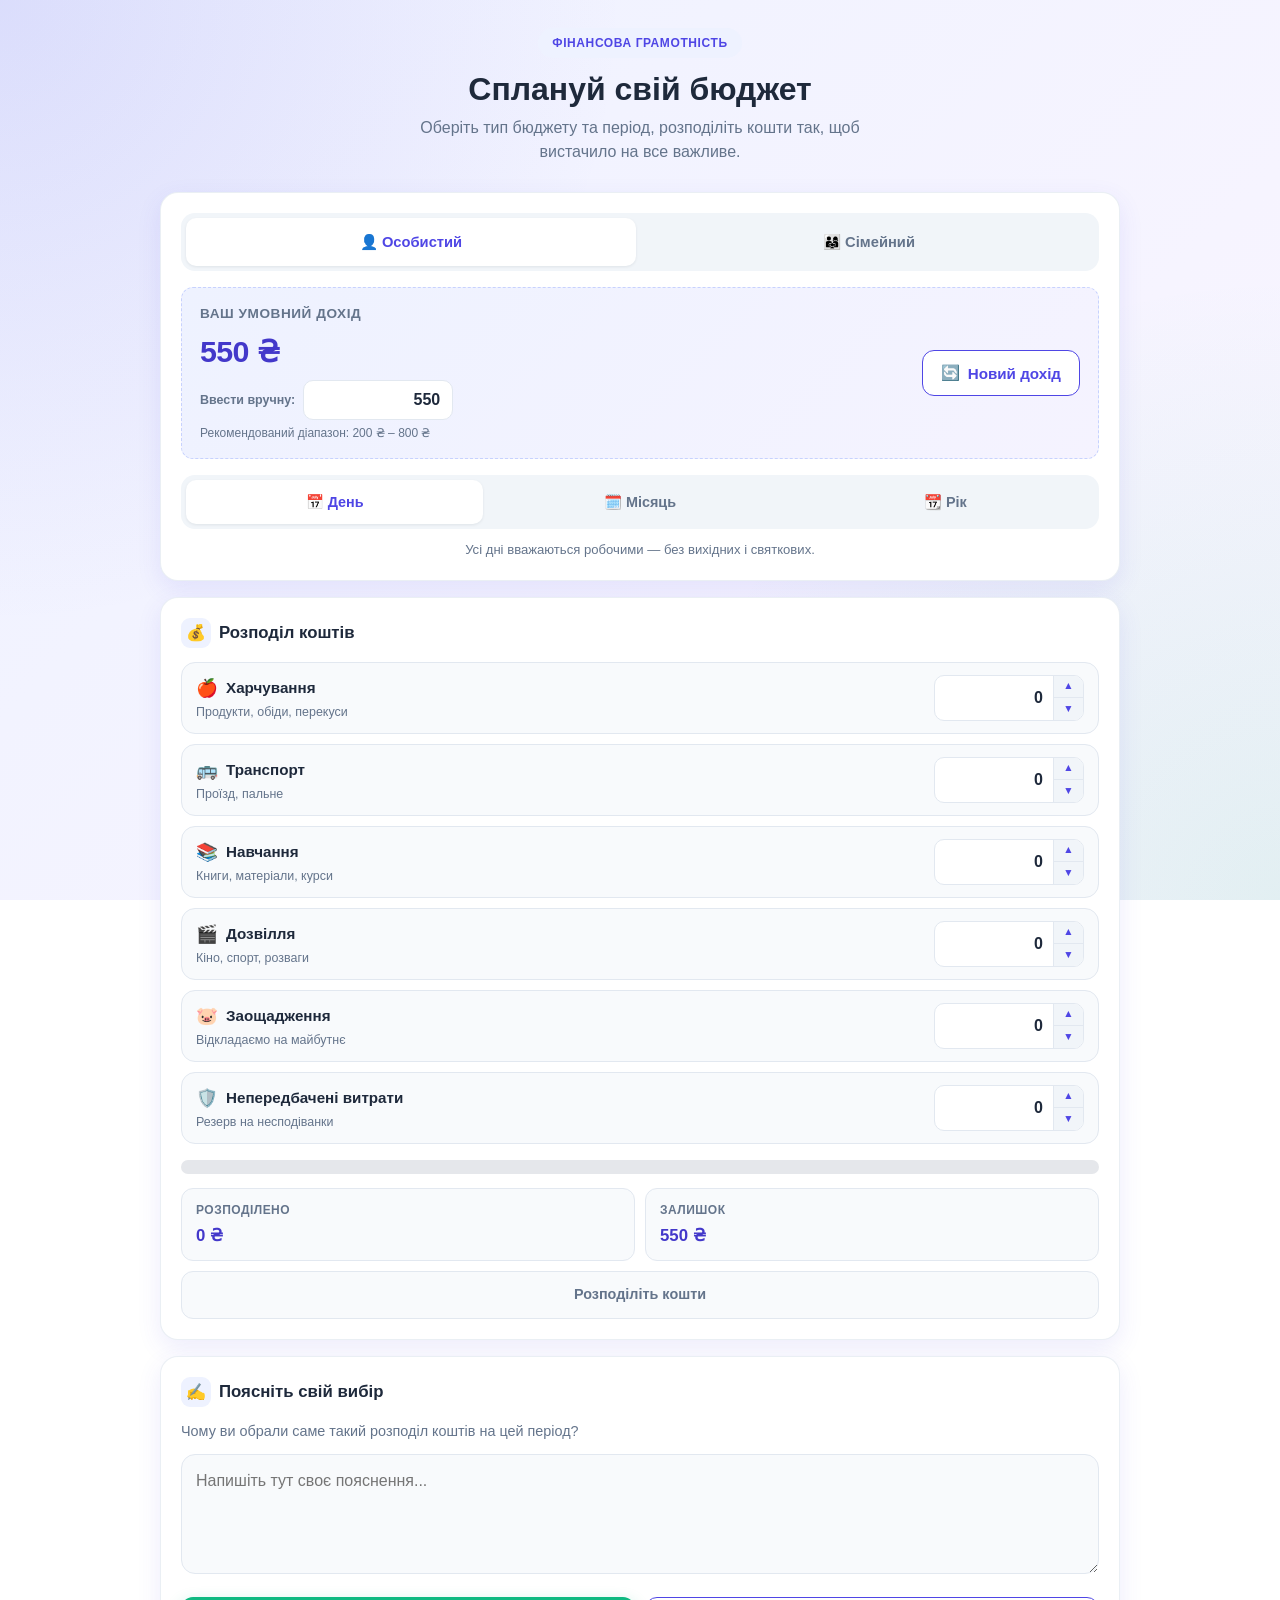
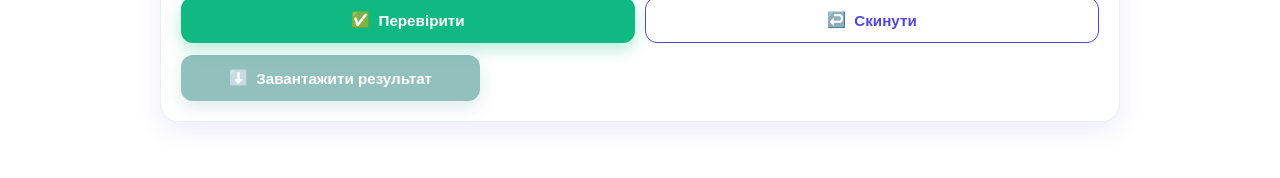
<file: budget.html>
<!DOCTYPE html>
<html lang="uk">
<head>
<meta charset="UTF-8">
<meta name="viewport" content="width=device-width, initial-scale=1.0, viewport-fit=cover">
<meta name="theme-color" content="#4f46e5">
<title>Фінансова гра «Сплануй свій бюджет»</title>
<style>
  :root{
    --primary:#4f46e5;
    --primary-dark:#4338ca;
    --primary-light:#eef2ff;
    --accent:#10b981;
    --accent-dark:#059669;
    --danger:#ef4444;
    --warning:#f59e0b;
    --text:#1e293b;
    --text-light:#64748b;
    --border:#e2e8f0;
    --bg-grad-1:#eef2ff;
    --bg-grad-2:#faf5ff;
    --card:#ffffff;
    --shadow-sm:0 1px 3px rgba(15,23,42,.08);
    --shadow-md:0 8px 24px rgba(79,70,229,.10);
    --radius:18px;
    --radius-sm:12px;
  }
  *{box-sizing:border-box;-webkit-tap-highlight-color:transparent;}
  html,body{margin:0;padding:0;}
  body{
    font-family:-apple-system,BlinkMacSystemFont,"Segoe UI",Roboto,"Helvetica Neue",Arial,sans-serif;
    background:
      radial-gradient(circle at 0% 0%, rgba(79,70,229,.12), transparent 40%),
      radial-gradient(circle at 100% 100%, rgba(16,185,129,.10), transparent 40%),
      linear-gradient(135deg, var(--bg-grad-1), var(--bg-grad-2));
    background-attachment:fixed;
    color:var(--text);
    min-height:100vh;
    min-height:100dvh;
    padding:20px 16px 40px;
    line-height:1.5;
  }
  .container{max-width:960px;margin:0 auto;}

  .header{text-align:center;margin-bottom:20px;padding:8px 0;}
  .header .badge{
    display:inline-block;
    background:var(--primary-light);
    color:var(--primary);
    font-size:.75rem;
    font-weight:700;
    letter-spacing:.05em;
    text-transform:uppercase;
    padding:6px 14px;
    border-radius:999px;
    margin-bottom:12px;
  }
  h1{
    font-size:clamp(1.4rem, 4.5vw, 2rem);
    margin:0 0 8px;
    font-weight:800;
    line-height:1.2;
  }
  .subtitle{
    color:var(--text-light);
    font-size:clamp(.9rem, 2.8vw, 1rem);
    margin:0;
    max-width:520px;
    margin-inline:auto;
  }

  .card{
    background:var(--card);
    border-radius:var(--radius);
    padding:20px;
    box-shadow:var(--shadow-md);
    margin-bottom:16px;
    border:1px solid rgba(226,232,240,.7);
  }
  .card-title{
    margin:0 0 14px;
    font-size:1.05rem;
    font-weight:700;
    display:flex;
    align-items:center;
    gap:8px;
  }
  .card-title .icon{
    display:inline-flex;
    align-items:center;
    justify-content:center;
    width:30px;height:30px;
    border-radius:9px;
    background:var(--primary-light);
    font-size:1rem;
  }

  .budget-picker{
    display:grid;
    grid-template-columns:1fr 1fr;
    gap:8px;
    background:#f1f5f9;
    padding:5px;
    border-radius:14px;
    margin-bottom:16px;
  }
  .budget-btn{
    border:none;
    background:transparent;
    border-radius:10px;
    padding:14px 10px;
    font-size:.92rem;
    font-weight:700;
    cursor:pointer;
    transition:.2s;
    color:var(--text-light);
    font-family:inherit;
    min-height:48px;
    display:flex;
    align-items:center;
    justify-content:center;
    gap:6px;
  }
  .budget-btn:hover{color:var(--primary);}
  .budget-btn.active{
    background:#fff;
    color:var(--primary);
    box-shadow:var(--shadow-sm);
  }

  .income-box{
    display:flex;
    flex-wrap:wrap;
    align-items:center;
    justify-content:space-between;
    gap:14px;
    background:linear-gradient(135deg, #eef2ff, #f5f3ff);
    border:1.5px dashed #c7d2fe;
    border-radius:var(--radius-sm);
    padding:16px 18px;
  }
  .income-box .label{
    font-weight:600;
    font-size:.85rem;
    color:var(--text-light);
    text-transform:uppercase;
    letter-spacing:.04em;
    margin-bottom:4px;
  }
  .income-value{
    font-size:clamp(1.4rem, 5vw, 1.9rem);
    font-weight:800;
    color:var(--primary-dark);
    letter-spacing:-.02em;
  }
  .income-manual{
    display:flex;
    align-items:center;
    gap:8px;
    flex-wrap:wrap;
    margin-top:6px;
  }
  .income-manual label{
    font-size:.78rem;
    color:var(--text-light);
    font-weight:600;
  }
  .income-input{
    width:150px;
    border:1.5px solid var(--border);
    border-radius:10px;
    padding:10px 12px;
    font-size:1rem;
    font-weight:700;
    font-family:inherit;
    text-align:right;
    color:var(--text);
    background:#fff;
    outline:none;
    transition:.2s;
  }
  .income-input:focus{
    border-color:var(--primary);
    box-shadow:0 0 0 4px rgba(79,70,229,.12);
  }
  .income-input::-webkit-outer-spin-button,
  .income-input::-webkit-inner-spin-button{-webkit-appearance:none;margin:0;}
  .income-input[type=number]{-moz-appearance:textfield;appearance:textfield;}
  .income-range-hint{
    font-size:.75rem;
    color:var(--text-light);
    margin-top:4px;
    min-height:1em;
  }

  .btn{
    border:none;
    border-radius:12px;
    padding:12px 18px;
    font-size:.95rem;
    font-weight:700;
    cursor:pointer;
    transition:transform .15s ease, box-shadow .2s ease, background .2s ease;
    display:inline-flex;
    align-items:center;
    justify-content:center;
    gap:8px;
    white-space:nowrap;
    font-family:inherit;
    min-height:46px;
  }
  .btn:active{transform:scale(.97);}
  .btn:disabled{opacity:.45;cursor:not-allowed;transform:none;}
  .btn-primary{background:var(--primary);color:#fff;box-shadow:0 6px 16px rgba(79,70,229,.3);}
  .btn-primary:hover:not(:disabled){background:var(--primary-dark);}
  .btn-success{background:var(--accent);color:#fff;box-shadow:0 6px 16px rgba(16,185,129,.3);}
  .btn-success:hover:not(:disabled){background:var(--accent-dark);}
  .btn-outline{background:#fff;color:var(--primary);border:1.5px solid var(--primary);}
  .btn-outline:hover:not(:disabled){background:var(--primary-light);}
  .btn-download{
    background:#0f766e;color:#fff;
    box-shadow:0 6px 16px rgba(15,118,110,.3);
  }
  .btn-download:hover:not(:disabled){background:#115e59;}

  .period-picker{
    display:grid;
    grid-template-columns:repeat(3, 1fr);
    gap:8px;
    margin-top:16px;
    background:#f1f5f9;
    padding:5px;
    border-radius:14px;
  }
  .period-btn{
    border:none;
    background:transparent;
    border-radius:10px;
    padding:12px 8px;
    font-size:.9rem;
    font-weight:700;
    cursor:pointer;
    transition:.2s;
    color:var(--text-light);
    font-family:inherit;
    min-height:44px;
  }
  .period-btn:hover{color:var(--primary);}
  .period-btn.active{background:#fff;color:var(--primary);box-shadow:var(--shadow-sm);}
  .period-hint{
    color:var(--text-light);
    font-size:.82rem;
    margin:12px 0 0;
    text-align:center;
    line-height:1.4;
  }

  .categories{display:flex;flex-direction:column;gap:10px;margin-bottom:16px;}
  .cat-row{
    display:grid;
    grid-template-columns:1fr 150px;
    gap:12px;
    align-items:center;
    padding:12px 14px;
    border-radius:14px;
    background:#f8fafc;
    border:1px solid var(--border);
    transition:.2s;
  }
  .cat-row:focus-within{
    background:#fff;
    border-color:var(--primary);
    box-shadow:0 0 0 4px rgba(79,70,229,.10);
  }
  .cat-info{min-width:0;}
  .cat-name{
    font-weight:700;
    font-size:.95rem;
    display:flex;
    align-items:center;
    gap:8px;
    margin-bottom:2px;
  }
  .cat-emoji{font-size:1.1rem;flex-shrink:0;}
  .cat-hint{font-size:.78rem;color:var(--text-light);line-height:1.3;}

  .input-stepper{
    display:flex;
    align-items:stretch;
    border:1.5px solid var(--border);
    border-radius:10px;
    background:#fff;
    overflow:hidden;
    transition:.2s;
    min-height:46px;
  }
  .input-stepper:focus-within{
    border-color:var(--primary);
    box-shadow:0 0 0 4px rgba(79,70,229,.12);
  }
  .cat-input{
    flex:1 1 auto;
    min-width:0;
    border:none;
    outline:none;
    padding:12px 10px;
    font-size:1rem;
    font-weight:600;
    font-family:inherit;
    text-align:right;
    background:transparent;
    color:var(--text);
  }
  .cat-input::-webkit-outer-spin-button,
  .cat-input::-webkit-inner-spin-button{-webkit-appearance:none;margin:0;}
  .cat-input[type=number]{-moz-appearance:textfield;appearance:textfield;}
  .stepper-buttons{
    display:flex;
    flex-direction:column;
    flex:0 0 30px;
    border-left:1px solid var(--border);
  }
  .stepper-btn{
    flex:1;
    border:none;
    background:#f1f5f9;
    color:var(--primary);
    cursor:pointer;
    font-size:.65rem;
    line-height:1;
    padding:0;
    display:flex;
    align-items:center;
    justify-content:center;
    transition:background .15s ease;
    font-family:inherit;
    user-select:none;
  }
  .stepper-btn:hover{background:var(--primary-light);}
  .stepper-btn:active{background:#c7d2fe;}
  .stepper-btn + .stepper-btn{border-top:1px solid var(--border);}

  .progress-wrap{margin:16px 0 12px;}
  .progress-bar{
    height:14px;
    background:#e5e7eb;
    border-radius:999px;
    overflow:hidden;
  }
  .progress-fill{
    height:100%;
    width:0%;
    background:linear-gradient(90deg, var(--primary), #8b5cf6);
    border-radius:999px;
    transition:width .3s ease, background .3s ease;
  }
  .progress-fill.over{background:linear-gradient(90deg, var(--danger), var(--warning));}
  .progress-fill.full{background:linear-gradient(90deg, var(--accent), var(--primary));}

  .summary{
    display:grid;
    grid-template-columns:1fr 1fr;
    gap:10px;
    margin-top:14px;
  }
  .summary-item{
    background:#f8fafc;
    border-radius:12px;
    padding:12px 14px;
    border:1px solid var(--border);
  }
  .summary-item .lbl{
    font-size:.75rem;
    color:var(--text-light);
    text-transform:uppercase;
    letter-spacing:.04em;
    font-weight:600;
    margin-bottom:4px;
  }
  .summary-item .val{font-size:1.05rem;font-weight:800;color:var(--primary-dark);}
  .summary-item.status{
    grid-column:1/-1;
    text-align:center;
    font-weight:700;
    font-size:.9rem;
    transition:.2s;
  }
  .summary-item.status.ok{background:#ecfdf5;border-color:#a7f3d0;color:#047857;}
  .summary-item.status.warn{background:#fef2f2;border-color:#fecaca;color:#b91c1c;}
  .summary-item.status.neutral{background:#f8fafc;border-color:var(--border);color:var(--text-light);}

  .error{
    color:var(--danger);
    font-weight:600;
    margin-top:12px;
    padding:12px 14px;
    background:#fef2f2;
    border:1px solid #fecaca;
    border-radius:12px;
    font-size:.9rem;
    display:none;
    line-height:1.4;
  }
  .error.show{display:block;animation:shake .4s ease;}
  @keyframes shake{
    0%,100%{transform:translateX(0);}
    25%{transform:translateX(-4px);}
    75%{transform:translateX(4px);}
  }

  textarea{
    width:100%;
    min-height:120px;
    resize:vertical;
    padding:14px;
    border:1.5px solid var(--border);
    border-radius:14px;
    font-family:inherit;
    font-size:1rem;
    line-height:1.5;
    outline:none;
    transition:.2s;
    background:#f8fafc;
    color:var(--text);
  }
  textarea:focus{
    border-color:var(--primary);
    background:#fff;
    box-shadow:0 0 0 4px rgba(79,70,229,.12);
  }

  .actions{
    display:grid;
    grid-template-columns:1fr 1fr;
    gap:10px;
    margin-top:16px;
  }
  .actions-3{
    display:grid;
    grid-template-columns:1fr 1fr 1fr;
    gap:10px;
    margin-top:12px;
  }

  .result{
    display:none;
    margin-top:16px;
    padding:18px;
    border-radius:14px;
    background:linear-gradient(135deg,#ecfdf5,#f0fdf4);
    border:1.5px solid #a7f3d0;
    color:#065f46;
    line-height:1.55;
    animation:slideIn .35s ease;
  }
  @keyframes slideIn{
    from{opacity:0;transform:translateY(-8px);}
    to{opacity:1;transform:translateY(0);}
  }
  .result.show{display:block;}
  .result h3{margin:0 0 10px;font-size:1.1rem;color:#047857;}
  .result ul{margin:10px 0;padding-left:20px;}
  .result li{margin-bottom:4px;}
  .result .explanation-block{
    background:rgba(255,255,255,.7);
    border-radius:10px;
    padding:12px;
    margin-top:12px;
    font-size:.92rem;
  }

  @media (max-width:600px){
    body{padding:16px 12px 32px;}
    .card{padding:16px;border-radius:16px;}
    .cat-row{grid-template-columns:1fr;gap:8px;padding:14px;}
    .cat-input{text-align:left;font-size:1.05rem;}
    .income-box{padding:14px;}
    .btn{padding:13px 16px;font-size:.95rem;}
    .actions{grid-template-columns:1fr;}
    .actions-3{grid-template-columns:1fr;}
    .summary{grid-template-columns:1fr 1fr;}
    .period-btn{font-size:.82rem;padding:11px 4px;}
    .budget-btn{font-size:.85rem;padding:12px 6px;}
    .input-stepper{min-height:52px;}
    .stepper-buttons{flex:0 0 44px;}
    .stepper-btn{font-size:.85rem;}
    .income-manual{width:100%;}
    .income-input{width:100%;text-align:left;}
  }
  @media (max-width:380px){
    .summary{grid-template-columns:1fr;}
    .period-btn{font-size:.78rem;}
    .cat-name{font-size:.9rem;}
  }

  @media (max-width:600px){
    .summary-sticky{
      position:sticky;
      bottom:0;
      background:#fff;
      margin:16px -16px -16px;
      padding:12px 16px calc(12px + env(safe-area-inset-bottom,0));
      border-top:1px solid var(--border);
      border-radius:0 0 16px 16px;
      box-shadow:0 -4px 16px rgba(15,23,42,.06);
      z-index:5;
    }
  }
</style>
</head>
<body>
<div class="container">

  <header class="header">
    <span class="badge">Фінансова грамотність</span>
    <h1>Сплануй свій бюджет</h1>
    <p class="subtitle">Оберіть тип бюджету та період, розподіліть кошти так, щоб вистачило на все важливе.</p>
  </header>

  <section class="card">
    <div class="budget-picker" id="budgetPicker">
      <button class="budget-btn active" data-budget="personal" type="button">👤 Особистий</button>
      <button class="budget-btn" data-budget="family" type="button">👨‍👩‍👧 Сімейний</button>
    </div>

    <div class="income-box">
      <div>
        <div class="label">Ваш умовний дохід</div>
        <div class="income-value" id="incomeDisplay">0 ₴</div>
        <div class="income-manual">
          <label for="incomeInput">Ввести вручну:</label>
          <input type="number" inputmode="numeric" min="0" step="1" value="0"
                 class="income-input" id="incomeInput" aria-label="Сума доходу вручну">
        </div>
        <div class="income-range-hint" id="incomeRangeHint"></div>
      </div>
      <button class="btn btn-outline" id="newIncomeBtn" type="button">
        <span>🔄</span> Новий дохід
      </button>
    </div>

    <div class="period-picker" id="periodPicker" role="tablist">
      <button class="period-btn active" data-period="day" type="button">📅 День</button>
      <button class="period-btn" data-period="month" type="button">🗓️ Місяць</button>
      <button class="period-btn" data-period="year" type="button">📆 Рік</button>
    </div>
    <p class="period-hint" id="periodHint">Усі дні вважаються робочими — без вихідних і святкових.</p>
  </section>

  <section class="card">
    <h2 class="card-title"><span class="icon">💰</span> Розподіл коштів</h2>
    <div class="categories" id="budgetRows"></div>

    <div class="progress-wrap">
      <div class="progress-bar"><div class="progress-fill" id="progressFill"></div></div>
    </div>

    <div class="summary summary-sticky" id="summary">
      <div class="summary-item">
        <div class="lbl">Розподілено</div>
        <div class="val" id="allocatedDisplay">0 ₴</div>
      </div>
      <div class="summary-item">
        <div class="lbl">Залишок</div>
        <div class="val" id="remainingDisplay">0 ₴</div>
      </div>
      <div class="summary-item status neutral" id="statusDisplay">Розподіліть кошти</div>
    </div>

    <div class="error" id="errorBox"></div>
  </section>

  <section class="card">
    <h2 class="card-title"><span class="icon">✍️</span> Поясніть свій вибір</h2>
    <p style="color:var(--text-light);margin:0 0 12px;font-size:.9rem;">
      Чому ви обрали саме такий розподіл коштів на цей період?
    </p>
    <textarea id="explanation" placeholder="Напишіть тут своє пояснення..."></textarea>

    <div class="actions">
      <button class="btn btn-success" id="checkBtn" type="button"><span>✅</span> Перевірити</button>
      <button class="btn btn-outline" id="resetBtn" type="button"><span>↩️</span> Скинути</button>
    </div>

    <div class="actions-3">
      <button class="btn btn-download" id="downloadBtn" type="button" disabled>
        <span>⬇️</span> Завантажити результат
      </button>
    </div>

    <div class="result" id="resultBox"></div>
  </section>

</div>

<script>
  const PERSONAL_CATEGORIES = [
    { id:"food",        emoji:"🍎", name:"Харчування",            hint:"Продукти, обіди, перекуси" },
    { id:"transport",   emoji:"🚌", name:"Транспорт",             hint:"Проїзд, пальне" },
    { id:"education",   emoji:"📚", name:"Навчання",              hint:"Книги, матеріали, курси" },
    { id:"leisure",     emoji:"🎬", name:"Дозвілля",              hint:"Кіно, спорт, розваги" },
    { id:"savings",     emoji:"🐷", name:"Заощадження",           hint:"Відкладаємо на майбутнє" },
    { id:"unexpected",  emoji:"🛡️", name:"Непередбачені витрати", hint:"Резерв на несподіванки" }
  ];

  const FAMILY_CATEGORIES = [
    { id:"utilities",   emoji:"💡", name:"Комунальні послуги",    hint:"Світло, вода, газ, опалення, інтернет" },
    { id:"food",        emoji:"🛒", name:"Продукти для сім'ї",    hint:"Тижневий кошик, ринок, супермаркет" },
    { id:"transport",   emoji:"🚗", name:"Транспорт",             hint:"Пальне, проїзні, ремонт авто" },
    { id:"housing",     emoji:"🏠", name:"Житло та ремонт",       hint:"Оренда, дрібний ремонт, меблі" },
    { id:"education",   emoji:"🎓", name:"Освіта дітей",          hint:"Школа, гуртки, репетитори" },
    { id:"health",      emoji:"💊", name:"Здоров'я",              hint:"Ліки, лікарі, страховка" },
    { id:"clothing",    emoji:"👕", name:"Одяг та побут",         hint:"Одяг, взуття, побутова хімія" },
    { id:"leisure",     emoji:"🎉", name:"Дозвілля сім'ї",        hint:"Кіно, поїздки, свята" },
    { id:"savings",     emoji:"🐷", name:"Заощадження",           hint:"Відкладаємо на майбутнє" },
    { id:"unexpected",  emoji:"🛡️", name:"Непередбачені витрати", hint:"Резерв на несподіванки" }
  ];

  const BUDGET_RANGES = {
    personal: {
      day:   { min: 200,   max: 800,    step: 10,   label: "день" },
      month: { min: 6000,  max: 20000,  step: 100,  label: "місяць" },
      year:  { min: 72000, max: 240000, step: 1000, label: "рік" }
    },
    family: {
      day:   { min: 800,    max: 3000,    step: 50,    label: "день" },
      month: { min: 25000,  max: 70000,   step: 500,   label: "місяць" },
      year:  { min: 300000, max: 840000,  step: 5000,  label: "рік" }
    }
  };

  const STEP_BY_BUDGET = { personal: 10, family: 50 };

  const incomeDisplay    = document.getElementById("incomeDisplay");
  const incomeInput      = document.getElementById("incomeInput");
  const incomeRangeHint  = document.getElementById("incomeRangeHint");
  const rowsContainer    = document.getElementById("budgetRows");
  const progressFill     = document.getElementById("progressFill");
  const allocatedDisplay = document.getElementById("allocatedDisplay");
  const remainingDisplay = document.getElementById("remainingDisplay");
  const statusDisplay    = document.getElementById("statusDisplay");
  const errorBox         = document.getElementById("errorBox");
  const resultBox        = document.getElementById("resultBox");
  const explanation      = document.getElementById("explanation");
  const periodPicker     = document.getElementById("periodPicker");
  const budgetPicker     = document.getElementById("budgetPicker");
  const periodHint       = document.getElementById("periodHint");
  const downloadBtn      = document.getElementById("downloadBtn");

  let income = 0;
  let currentPeriod = "day";
  let currentBudget = "personal";
  let lastResult = null;

  const money = v => v.toLocaleString("uk-UA") + " ₴";

  function getCategories(){
    return currentBudget === "family" ? FAMILY_CATEGORIES : PERSONAL_CATEGORIES;
  }

  function randomInRange(min, max, step){
    const steps = Math.floor((max - min) / step) + 1;
    return min + Math.floor(Math.random() * steps) * step;
  }

  function updateIncomeRangeHint(){
    const r = BUDGET_RANGES[currentBudget][currentPeriod];
    incomeRangeHint.textContent = `Рекомендований діапазон: ${money(r.min)} – ${money(r.max)}`;
  }

  function setIncome(value, { syncInput = true } = {}){
    const r = BUDGET_RANGES[currentBudget][currentPeriod];
    const parsed = Number.isFinite(value) ? Math.round(value) : 0;
    income = Math.max(0, parsed);
    incomeDisplay.textContent = money(income);
    if (syncInput) incomeInput.value = income;
    const allocated = getAmounts().reduce((s, a) => s + a.amount, 0);
    if (income > 0 && allocated > income){
      incomeRangeHint.textContent = "Увага: розподілено більше, ніж дохід. Зменшіть суми або збільшіть дохід.";
      incomeRangeHint.style.color = "var(--danger)";
    } else {
      incomeRangeHint.style.color = "";
      updateIncomeRangeHint();
    }
    updateSummary();
  }

  function buildRows(){
    const cats = getCategories();
    const step = STEP_BY_BUDGET[currentBudget];
    rowsContainer.innerHTML = "";

    cats.forEach(cat => {
      const row = document.createElement("div");
      row.className = "cat-row";
      row.innerHTML = `
        <div class="cat-info">
          <div class="cat-name">
            <span class="cat-emoji">${cat.emoji}</span> ${cat.name}
          </div>
          <div class="cat-hint">${cat.hint}</div>
        </div>
        <div class="input-stepper">
          <input type="number" inputmode="numeric" min="0" step="${step}" value="0"
                 class="cat-input"
                 id="input-${cat.id}" data-cat="${cat.id}"
                 aria-label="Сума для категорії ${cat.name}"
                 placeholder="0">
          <div class="stepper-buttons" aria-hidden="true">
            <button type="button" class="stepper-btn step-up" data-target="input-${cat.id}" title="Додати ${step} ₴">▲</button>
            <button type="button" class="stepper-btn step-down" data-target="input-${cat.id}" title="Відняти ${step} ₴">▼</button>
          </div>
        </div>
      `;
      rowsContainer.appendChild(row);
    });

    rowsContainer.querySelectorAll(".cat-input").forEach(inp => {
      inp.addEventListener("input", () => {
        if (inp.value === "" || parseFloat(inp.value) < 0) inp.value = 0;
        updateSummary();
      });
    });

    rowsContainer.querySelectorAll(".stepper-btn").forEach(btn => {
      btn.addEventListener("click", () => {
        const inp = document.getElementById(btn.dataset.target);
        if (!inp) return;
        const step = STEP_BY_BUDGET[currentBudget];
        const current = parseFloat(inp.value) || 0;
        const next = btn.classList.contains("step-up") ? current + step : current - step;
        inp.value = Math.max(0, next);
        updateSummary();
        inp.focus();
      });
    });
  }

  function getAmounts(){
    return getCategories().map(cat => {
      const el = document.getElementById("input-" + cat.id);
      const val = el ? parseFloat(el.value) || 0 : 0;
      return { ...cat, amount: val };
    });
  }

  function updateSummary(){
    const amounts = getAmounts();
    const allocated = amounts.reduce((s, a) => s + a.amount, 0);
    const remaining = income - allocated;
    const percent = income > 0 ? Math.min((allocated / income) * 100, 100) : 0;

    allocatedDisplay.textContent = money(allocated);
    remainingDisplay.textContent = money(remaining);

    progressFill.style.width = percent + "%";
    progressFill.classList.remove("over","full");
    if (allocated > income) progressFill.classList.add("over");
    else if (allocated === income && income > 0) progressFill.classList.add("full");

    statusDisplay.classList.remove("ok","warn","neutral");
    if (allocated === 0){
      statusDisplay.textContent = "Розподіліть кошти";
      statusDisplay.classList.add("neutral");
    } else if (allocated > income){
      statusDisplay.textContent = "⚠ Перевищено дохід!";
      statusDisplay.classList.add("warn");
    } else if (remaining === 0){
      statusDisplay.textContent = "✓ Бюджет збалансовано";
      statusDisplay.classList.add("ok");
    } else {
      statusDisplay.textContent = "Залишок: " + money(remaining);
      statusDisplay.classList.add("ok");
    }

    resultBox.classList.remove("show");
    errorBox.classList.remove("show");
    downloadBtn.disabled = true;
    lastResult = null;
  }

  function newIncome(){
    const range = BUDGET_RANGES[currentBudget][currentPeriod];
    const value = randomInRange(range.min, range.max, range.step);
    setIncome(value);
  }

    function resetGame(){
    getCategories().forEach(cat => {
      const el = document.getElementById("input-" + cat.id);
      if (el) el.value = 0;
    });
    explanation.value = "";
    resultBox.classList.remove("show");
    errorBox.classList.remove("show");
    downloadBtn.disabled = true;
    lastResult = null;
    updateSummary();
  }

  function validate(){
    const amounts = getAmounts();
    const allocated = amounts.reduce((s, a) => s + a.amount, 0);

    if (income <= 0){
      return "Спочатку встановіть дохід — натисніть «Новий дохід» або введіть суму вручну.";
    }
    if (allocated === 0){
      return "Розподіліть кошти хоча б за однією категорією.";
    }
    if (allocated > income){
      return `Ви розподілили ${money(allocated)}, а це більше за дохід ${money(income)} на ${money(allocated - income)}. Зменшіть витрати.`;
    }
    if (explanation.value.trim().length < 15){
      return "Будь ласка, напишіть пояснення (мінімум 15 символів), чому ви обрали саме такий розподіл.";
    }
    return null;
  }

  function checkBudget(){
    const err = validate();
    if (err){
      errorBox.textContent = err;
      errorBox.classList.add("show");
      resultBox.classList.remove("show");
      downloadBtn.disabled = true;
      lastResult = null;
      return;
    }
    errorBox.classList.remove("show");

    const amounts = getAmounts();
    const allocated = amounts.reduce((s, a) => s + a.amount, 0);
    const remaining = income - allocated;
    const percent = Math.round((allocated / income) * 100);

    const periodLabels = { day: "день", month: "місяць", year: "рік" };
    const budgetLabels = { personal: "Особистий", family: "Сімейний" };

    const sorted = [...amounts].sort((a, b) => b.amount - a.amount);
    const top = sorted.filter(a => a.amount > 0).slice(0, 3);
    const savings = amounts.find(a => a.id === "savings");
    const unexpected = amounts.find(a => a.id === "unexpected");

    let advice = [];
    if (remaining === 0){
      advice.push("Бюджет збалансовано ідеально — усі кошти розподілено.");
    } else {
      advice.push(`У вас залишилось ${money(remaining)} — можете спрямувати їх у заощадження або резерв.`);
    }
    if (savings && savings.amount === 0){
      advice.push("Порада: спробуйте відкладати хоча б 10% доходу в заощадження.");
    }
    if (unexpected && unexpected.amount === 0){
      advice.push("Порада: резерв на непередбачені витрати допоможе уникнути боргів.");
    }
    if (percent === 100){
      advice.push("Ви використали весь дохід — це сміливо, але подумайте про фінансову подушку.");
    }

    const topList = top.length
      ? `<ul>${top.map(a => `<li>${a.emoji} <strong>${a.name}</strong> — ${money(a.amount)} (${Math.round((a.amount / income) * 100)}% доходу)</li>`).join("")}</ul>`
      : "";

    resultBox.innerHTML = `
      <h3>✅ Результат перевірки</h3>
      <p><strong>Тип бюджету:</strong> ${budgetLabels[currentBudget]} · <strong>Період:</strong> ${periodLabels[currentPeriod]}</p>
      <p><strong>Дохід:</strong> ${money(income)} · <strong>Розподілено:</strong> ${money(allocated)} · <strong>Залишок:</strong> ${money(remaining)}</p>
      ${topList}
      <div class="explanation-block">
        <strong>Ваше пояснення:</strong><br>
        ${explanation.value.trim().replace(/</g, "&lt;").replace(/>/g, "&gt;").replace(/\n/g, "<br>")}
      </div>
      <div class="explanation-block">
        <strong>Коментар:</strong>
        <ul>${advice.map(a => `<li>${a}</li>`).join("")}</ul>
      </div>
    `;
    resultBox.classList.add("show");

    lastResult = {
      budget: budgetLabels[currentBudget],
      period: periodLabels[currentPeriod],
      income,
      allocated,
      remaining,
      amounts,
      explanation: explanation.value.trim(),
      advice
    };
    downloadBtn.disabled = false;
  }

  function downloadResult(){
    if (!lastResult) return;
    const r = lastResult;
    const lines = [];
    lines.push("Фінансова гра «Сплануй свій бюджет»");
    lines.push("=".repeat(42));
    lines.push(`Тип бюджету: ${r.budget}`);
    lines.push(`Період: ${r.period}`);
    lines.push(`Дохід: ${money(r.income)}`);
    lines.push(`Розподілено: ${money(r.allocated)}`);
    lines.push(`Залишок: ${money(r.remaining)}`);
    lines.push("");
    lines.push("Розподіл за категоріями:");
    r.amounts.forEach(a => {
      if (a.amount > 0) lines.push(`  ${a.name}: ${money(a.amount)}`);
    });
    lines.push("");
    lines.push("Пояснення:");
    lines.push(r.explanation);
    lines.push("");
    lines.push("Коментар:");
    r.advice.forEach(a => lines.push(`  - ${a}`));
    lines.push("");
    lines.push(`Дата: ${new Date().toLocaleString("uk-UA")}`);

    const blob = new Blob([lines.join("\n")], { type: "text/plain;charset=utf-8" });
    const url = URL.createObjectURL(blob);
    const a = document.createElement("a");
    a.href = url;
    a.download = `budget-result-${Date.now()}.txt`;
    document.body.appendChild(a);
    a.click();
    document.body.removeChild(a);
    URL.revokeObjectURL(url);
  }

  // ---- Event listeners ----

  budgetPicker.addEventListener("click", e => {
    const btn = e.target.closest(".budget-btn");
    if (!btn) return;
    currentBudget = btn.dataset.budget;
    budgetPicker.querySelectorAll(".budget-btn").forEach(b => b.classList.toggle("active", b === btn));
    buildRows();
    setIncome(0, { syncInput: true });
    updateIncomeRangeHint();
  });

  periodPicker.addEventListener("click", e => {
    const btn = e.target.closest(".period-btn");
    if (!btn) return;
    currentPeriod = btn.dataset.period;
    periodPicker.querySelectorAll(".period-btn").forEach(b => b.classList.toggle("active", b === btn));
    setIncome(0, { syncInput: true });
    updateIncomeRangeHint();
  });

  incomeInput.addEventListener("input", () => {
    const val = parseFloat(incomeInput.value);
    setIncome(Number.isFinite(val) ? val : 0, { syncInput: false });
  });

  document.getElementById("newIncomeBtn").addEventListener("click", newIncome);
  document.getElementById("checkBtn").addEventListener("click", checkBudget);
  document.getElementById("resetBtn").addEventListener("click", resetGame);
  downloadBtn.addEventListener("click", downloadResult);

  // ---- Init ----

  buildRows();
  updateIncomeRangeHint();
  updateSummary();
  newIncome();
</script>
</body>
</html>
</file>
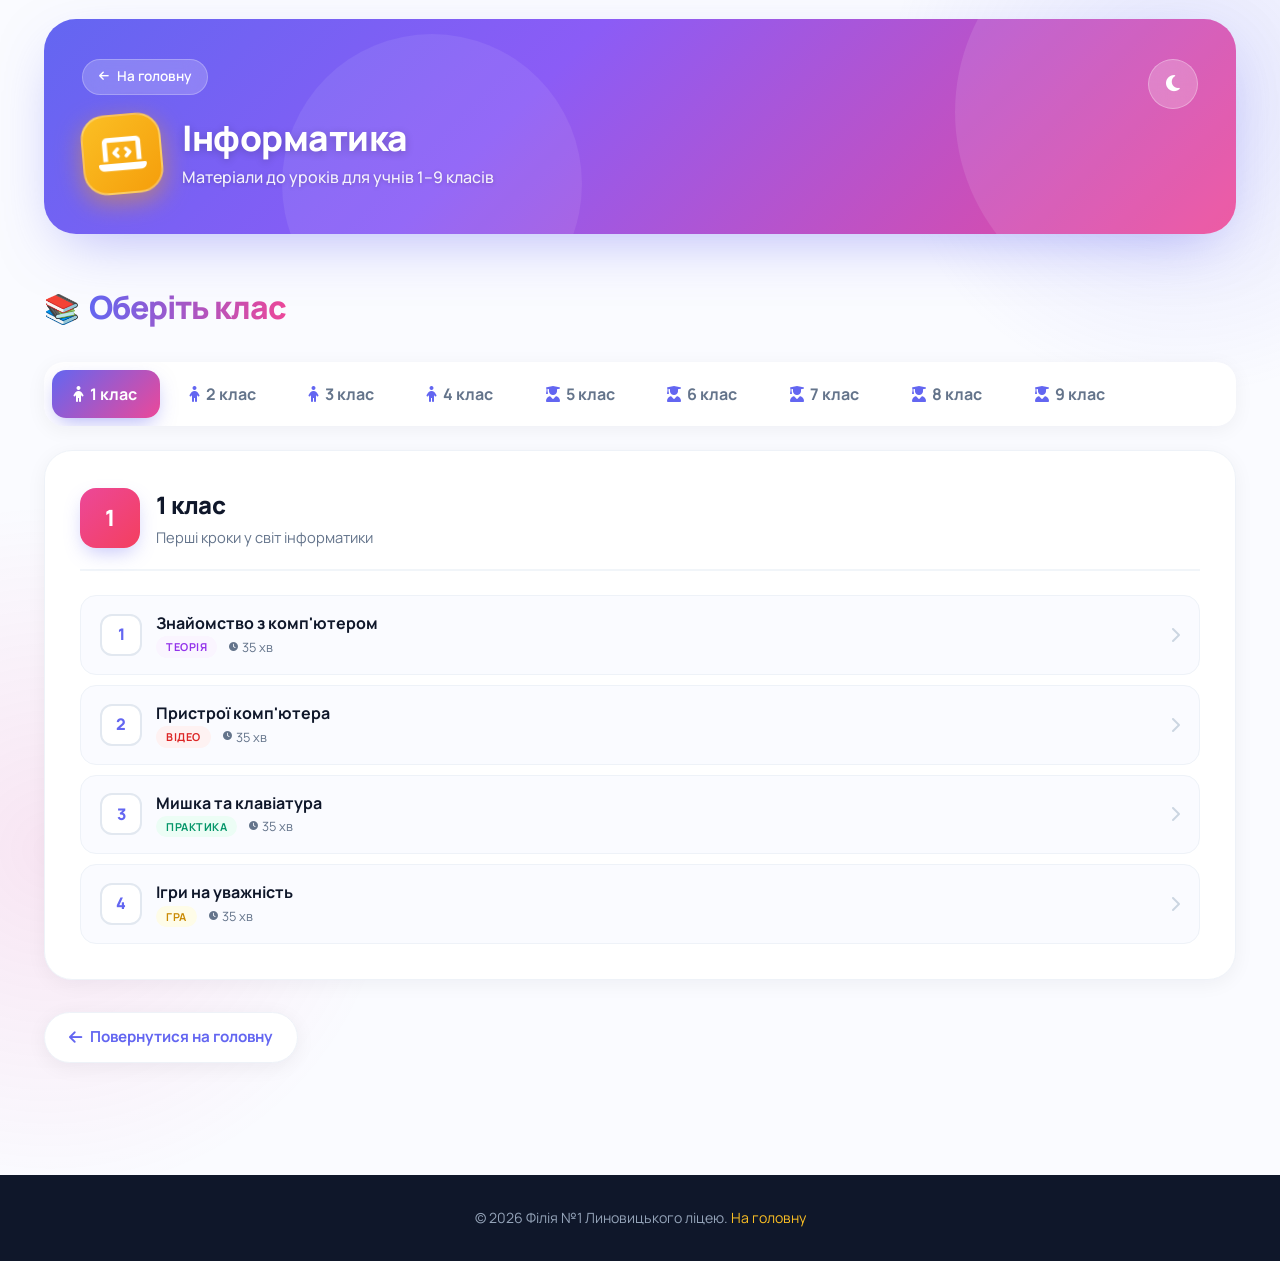
<file: informatika.html>
<!DOCTYPE html>
<html lang="uk">
<head>
    <meta charset="UTF-8">
    <meta name="viewport" content="width=device-width, initial-scale=1.0, viewport-fit=cover">
    <meta name="theme-color" content="#6366f1">
    <title>Інформатика — Філія №1 Линовицького ліцею</title>
    <link rel="icon" href="favicon.ico">
    <link rel="stylesheet" href="https://cdnjs.cloudflare.com/ajax/libs/font-awesome/6.4.0/css/all.min.css">
    <style>
        @import url('https://fonts.googleapis.com/css2?family=Manrope:wght@400;500;600;700;800&display=swap');

        /* ================= СВІТЛА ТЕМА (за замовчуванням) ================= */
        :root {
            --primary: #6366f1;
            --primary-dark: #4f46e5;
            --accent-pink: #ec4899;
            --accent-lime: #84cc16;

            --bg-body: #fafbff;
            --bg-card: #ffffff;
            --bg-card-hover: #ffffff;
            --bg-tab: #ffffff;
            --bg-lesson: #fafbff;
            --bg-lesson-hover: #ffffff;
            --bg-num: #ffffff;
            --text-primary: #0f172a;
            --text-secondary: #475569;
            --text-muted: #64748b;
            --border-color: #eef2f8;
            --border-light: #f1f5f9;
            --border-num: #e2e8f0;
            --shadow-card: 0 4px 20px rgba(15, 23, 42, 0.05);
            --shadow-card-hover: 0 8px 24px -10px rgba(99, 102, 241, 0.3);
            --footer-bg: #0f172a;
            --footer-text: #94a3b8;
            --back-home-bg: #ffffff;
            --back-home-shadow: 0 4px 20px rgba(15, 23, 42, 0.06);
            --arrow-color: #cbd5e1;
            --header-gradient: linear-gradient(135deg, #6366f1 0%, #8b5cf6 40%, #ec4899 100%);
        }

        /* ================= ТЕМНА ТЕМА ================= */
        [data-theme="dark"] {
            --bg-body: #0a0f1c;
            --bg-card: #151d2e;
            --bg-card-hover: #1a2438;
            --bg-tab: #151d2e;
            --bg-lesson: #1a2438;
            --bg-lesson-hover: #1f2a40;
            --bg-num: #1f2a40;
            --text-primary: #f1f5f9;
            --text-secondary: #cbd5e1;
            --text-muted: #94a3b8;
            --border-color: #1e293b;
            --border-light: #1e293b;
            --border-num: #334155;
            --shadow-card: 0 4px 20px rgba(0, 0, 0, 0.3);
            --shadow-card-hover: 0 8px 24px -10px rgba(99, 102, 241, 0.5);
            --footer-bg: #050810;
            --footer-text: #94a3b8;
            --back-home-bg: #151d2e;
            --back-home-shadow: 0 4px 20px rgba(0, 0, 0, 0.3);
            --arrow-color: #64748b;
            --header-gradient: linear-gradient(135deg, #4338ca 0%, #6d28d9 40%, #be185d 100%);
        }

        * {
            margin: 0;
            padding: 0;
            box-sizing: border-box;
            -webkit-tap-highlight-color: transparent;
        }

        html {
            scroll-behavior: smooth;
            -webkit-text-size-adjust: 100%;
        }

        body {
            font-family: 'Manrope', system-ui, -apple-system, sans-serif;
            background: var(--bg-body);
            color: var(--text-primary);
            line-height: 1.6;
            overflow-x: hidden;
            min-height: 100vh;
            min-height: 100dvh;
            transition: background-color 0.35s ease, color 0.35s ease;
        }

        body::before {
            content: '';
            position: fixed;
            top: -200px;
            right: -200px;
            width: 600px;
            height: 600px;
            background: radial-gradient(circle, rgba(99, 102, 241, 0.15), transparent 70%);
            border-radius: 50%;
            z-index: -1;
            pointer-events: none;
        }

        [data-theme="dark"] body::before {
            background: radial-gradient(circle, rgba(99, 102, 241, 0.25), transparent 70%);
        }

        body::after {
            content: '';
            position: fixed;
            bottom: -300px;
            left: -300px;
            width: 700px;
            height: 700px;
            background: radial-gradient(circle, rgba(236, 72, 153, 0.12), transparent 70%);
            border-radius: 50%;
            z-index: -1;
            pointer-events: none;
        }

        [data-theme="dark"] body::after {
            background: radial-gradient(circle, rgba(236, 72, 153, 0.18), transparent 70%);
        }

        .container {
            max-width: 1240px;
            margin: 0 auto;
            padding: 0 clamp(16px, 4vw, 24px);
        }

        /* ================= HEADER ================= */
        header {
            position: relative;
            padding: clamp(0.8rem, 2vw, 1.2rem) 0 0;
            margin-bottom: clamp(1.5rem, 4vw, 3rem);
        }

        .header-inner {
            background: var(--header-gradient);
            border-radius: clamp(20px, 4vw, 32px);
            padding: clamp(1.5rem, 3.5vw, 2.5rem) clamp(1.2rem, 3vw, 2.5rem);
            box-shadow: 0 20px 60px -20px rgba(99, 102, 241, 0.5);
            position: relative;
            overflow: hidden;
            transition: background 0.35s ease;
        }

        .header-inner::before {
            content: '';
            position: absolute;
            top: -50%;
            right: -10%;
            width: 400px;
            height: 400px;
            background: rgba(255, 255, 255, 0.1);
            border-radius: 50%;
            pointer-events: none;
        }

        .header-inner::after {
            content: '';
            position: absolute;
            bottom: -100px;
            left: 20%;
            width: 300px;
            height: 300px;
            background: rgba(255, 255, 255, 0.08);
            border-radius: 50%;
            pointer-events: none;
        }

        .header-content {
            position: relative;
            z-index: 2;
            display: flex;
            align-items: flex-start;
            justify-content: space-between;
            gap: 16px;
            flex-wrap: wrap;
        }

        .header-main {
            flex: 1;
            min-width: 0;
        }

        .breadcrumb {
            display: inline-flex;
            align-items: center;
            gap: 8px;
            background: rgba(255, 255, 255, 0.2);
            backdrop-filter: blur(10px);
            padding: 6px 16px;
            border-radius: 50px;
            color: #fff;
            font-size: clamp(0.75rem, 1.8vw, 0.85rem);
            font-weight: 600;
            text-decoration: none;
            margin-bottom: 1.2rem;
            transition: 0.2s;
            border: 1px solid rgba(255, 255, 255, 0.25);
        }

        .breadcrumb:hover {
            background: rgba(255, 255, 255, 0.35);
        }

        .breadcrumb i {
            font-size: 0.7rem;
        }

        .header-title {
            display: flex;
            align-items: center;
            gap: clamp(12px, 2.5vw, 20px);
        }

        .header-icon {
            width: clamp(56px, 10vw, 80px);
            height: clamp(56px, 10vw, 80px);
            background: linear-gradient(135deg, #fbbf24, #f59e0b);
            border-radius: clamp(16px, 3vw, 24px);
            display: flex;
            align-items: center;
            justify-content: center;
            font-size: clamp(1.6rem, 4vw, 2.4rem);
            color: #fff;
            box-shadow: 0 8px 24px rgba(245, 158, 11, 0.5);
            transform: rotate(-5deg);
            flex-shrink: 0;
            border: 2px solid rgba(255, 255, 255, 0.3);
        }

        .header-title h1 {
            font-size: clamp(1.3rem, 4vw, 2.2rem);
            font-weight: 800;
            color: #fff;
            letter-spacing: -0.5px;
            line-height: 1.2;
            text-shadow: 0 2px 8px rgba(0, 0, 0, 0.2);
        }

        .header-title p {
            font-size: clamp(0.82rem, 2vw, 1rem);
            color: rgba(255, 255, 255, 0.92);
            font-weight: 500;
            margin-top: 6px;
            text-shadow: 0 1px 4px rgba(0, 0, 0, 0.2);
        }

        /* ================= КНОПКА ТЕМИ ================= */
        .theme-toggle {
            width: clamp(44px, 8vw, 50px);
            height: clamp(44px, 8vw, 50px);
            border-radius: 50%;
            background: rgba(255, 255, 255, 0.22);
            backdrop-filter: blur(10px);
            -webkit-backdrop-filter: blur(10px);
            border: 1px solid rgba(255, 255, 255, 0.3);
            color: #fff;
            font-size: clamp(1rem, 2.5vw, 1.15rem);
            cursor: pointer;
            display: flex;
            align-items: center;
            justify-content: center;
            transition: all 0.3s cubic-bezier(0.4, 0, 0.2, 1);
            flex-shrink: 0;
            position: relative;
            overflow: hidden;
        }

        .theme-toggle:hover {
            background: #fff;
            color: var(--primary-dark);
            transform: rotate(20deg) scale(1.08);
        }

        .theme-toggle:active {
            transform: rotate(20deg) scale(0.95);
        }

        .theme-toggle i {
            position: absolute;
            transition: all 0.4s cubic-bezier(0.4, 0, 0.2, 1);
        }

        .theme-toggle .icon-sun {
            opacity: 0;
            transform: rotate(-90deg) scale(0.5);
        }

        .theme-toggle .icon-moon {
            opacity: 1;
            transform: rotate(0) scale(1);
        }

        [data-theme="dark"] .theme-toggle .icon-sun {
            opacity: 1;
            transform: rotate(0) scale(1);
        }

        [data-theme="dark"] .theme-toggle .icon-moon {
            opacity: 0;
            transform: rotate(90deg) scale(0.5);
        }

        /* ================= СЕКЦІЯ ================= */
        .section-title {
            font-size: clamp(1.4rem, 4vw, 2rem);
            font-weight: 800;
            color: var(--text-primary);
            margin-bottom: clamp(1.2rem, 3vw, 1.8rem);
            letter-spacing: -1px;
            display: flex;
            align-items: center;
            gap: 10px;
            flex-wrap: wrap;
            transition: color 0.35s;
        }

        .section-title .emoji {
            font-size: clamp(1.4rem, 4vw, 1.8rem);
        }

        .section-title span.line {
            background: linear-gradient(90deg, var(--primary), var(--accent-pink));
            -webkit-background-clip: text;
            -webkit-text-fill-color: transparent;
            background-clip: text;
        }

        /* ================= КЛАСИ ================= */
        .classes-section {
            margin-bottom: clamp(2rem, 5vw, 4rem);
        }

        .class-tabs {
            display: flex;
            flex-wrap: nowrap;
            gap: 8px;
            margin-bottom: 1.5rem;
            background: var(--bg-tab);
            padding: 8px;
            border-radius: 20px;
            box-shadow: var(--shadow-card);
            overflow-x: auto;
            -webkit-overflow-scrolling: touch;
            scrollbar-width: none;
            -ms-overflow-style: none;
            transition: background-color 0.35s;
        }

        .class-tabs::-webkit-scrollbar {
            display: none;
        }

        .class-tab {
            background: transparent;
            border: none;
            padding: clamp(0.6rem, 1.8vw, 0.8rem) clamp(1rem, 2.5vw, 1.4rem);
            border-radius: 14px;
            font-weight: 700;
            color: var(--text-muted);
            cursor: pointer;
            transition: all 0.25s;
            font-size: clamp(0.85rem, 2vw, 1rem);
            font-family: inherit;
            display: flex;
            align-items: center;
            gap: 6px;
            white-space: nowrap;
            flex-shrink: 0;
        }

        .class-tab i {
            color: var(--primary);
            transition: 0.2s;
        }

        .class-tab.active {
            background: linear-gradient(135deg, var(--primary), var(--accent-pink));
            color: #fff;
            box-shadow: 0 8px 20px -5px rgba(99, 102, 241, 0.5);
        }

        .class-tab.active i {
            color: #fff;
        }

        .class-content {
            background: var(--bg-card);
            border-radius: clamp(18px, 3vw, 28px);
            padding: clamp(1.2rem, 3vw, 2.2rem);
            box-shadow: var(--shadow-card);
            border: 1px solid var(--border-color);
            transition: background-color 0.35s, border-color 0.35s;
        }

        .class-pane {
            display: none;
            animation: fadeIn 0.35s ease;
        }

        .class-pane.active {
            display: block;
        }

        @keyframes fadeIn {
            from { opacity: 0; transform: translateY(10px); }
            to { opacity: 1; transform: translateY(0); }
        }

        .class-header {
            display: flex;
            align-items: center;
            gap: 16px;
            margin-bottom: 1.5rem;
            padding-bottom: 1.2rem;
            border-bottom: 2px solid var(--border-light);
            flex-wrap: wrap;
            transition: border-color 0.35s;
        }

        .class-badge {
            width: clamp(48px, 8vw, 60px);
            height: clamp(48px, 8vw, 60px);
            border-radius: 16px;
            display: flex;
            align-items: center;
            justify-content: center;
            font-size: clamp(1.1rem, 3vw, 1.4rem);
            font-weight: 800;
            color: #fff;
            box-shadow: 0 8px 20px -5px rgba(99, 102, 241, 0.4);
            flex-shrink: 0;
        }

        .class-badge.c1 { background: linear-gradient(135deg, #ec4899, #f43f5e); }
        .class-badge.c2 { background: linear-gradient(135deg, #f59e0b, #ef4444); }
        .class-badge.c3 { background: linear-gradient(135deg, #10b981, #84cc16); }
        .class-badge.c4 { background: linear-gradient(135deg, #06b6d4, #3b82f6); }
        .class-badge.c5 { background: linear-gradient(135deg, #6366f1, #8b5cf6); }
        .class-badge.c6 { background: linear-gradient(135deg, #8b5cf6, #ec4899); }
        .class-badge.c7 { background: linear-gradient(135deg, #0ea5e9, #06b6d4); }
        .class-badge.c8 { background: linear-gradient(135deg, #f97316, #f59e0b); }
        .class-badge.c9 { background: linear-gradient(135deg, #14b8a6, #10b981); }

        .class-header h2 {
            font-size: clamp(1.1rem, 3vw, 1.5rem);
            font-weight: 800;
            color: var(--text-primary);
            letter-spacing: -0.5px;
            transition: color 0.35s;
        }

        .class-header p {
            color: var(--text-muted);
            font-size: clamp(0.82rem, 2vw, 0.92rem);
            margin-top: 2px;
        }

        /* ================= УРОКИ ================= */
        .lessons-list {
            display: flex;
            flex-direction: column;
            gap: 10px;
        }

        .lesson-item {
            display: flex;
            align-items: center;
            gap: 14px;
            padding: clamp(0.8rem, 2vw, 1rem) clamp(1rem, 2.5vw, 1.2rem);
            background: var(--bg-lesson);
            border-radius: 16px;
            border: 1px solid var(--border-color);
            text-decoration: none;
            color: var(--text-primary);
            transition: all 0.25s;
            position: relative;
            overflow: hidden;
        }

        .lesson-item::before {
            content: '';
            position: absolute;
            left: 0;
            top: 0;
            bottom: 0;
            width: 4px;
            background: linear-gradient(180deg, var(--primary), var(--accent-pink));
            opacity: 0;
            transition: opacity 0.25s;
        }

        @media (hover: hover) {
            .lesson-item:hover {
                background: var(--bg-lesson-hover);
                border-color: rgba(99, 102, 241, 0.25);
                transform: translateX(6px);
                box-shadow: var(--shadow-card-hover);
            }
            .lesson-item:hover::before {
                opacity: 1;
            }
            .lesson-item:hover .lesson-num {
                background: linear-gradient(135deg, var(--primary), var(--accent-pink));
                color: #fff;
                border-color: transparent;
            }
            .lesson-item:hover .lesson-arrow {
                color: var(--accent-pink);
                transform: translateX(4px);
            }
        }

        .lesson-item:active {
            transform: scale(0.99);
        }

        .lesson-num {
            width: clamp(36px, 6vw, 42px);
            height: clamp(36px, 6vw, 42px);
            border-radius: 12px;
            background: var(--bg-num);
            border: 2px solid var(--border-num);
            display: flex;
            align-items: center;
            justify-content: center;
            font-weight: 800;
            font-size: clamp(0.85rem, 2vw, 1rem);
            color: var(--primary);
            flex-shrink: 0;
            transition: all 0.25s;
        }

        .lesson-info {
            flex: 1;
            min-width: 0;
        }

        .lesson-info h3 {
            font-size: clamp(0.88rem, 2.2vw, 1rem);
            font-weight: 700;
            color: var(--text-primary);
            line-height: 1.4;
            margin-bottom: 2px;
            transition: color 0.35s;
        }

        .lesson-info .lesson-meta {
            display: flex;
            align-items: center;
            gap: 12px;
            flex-wrap: wrap;
            font-size: clamp(0.7rem, 1.6vw, 0.8rem);
            color: var(--text-muted);
        }

        .lesson-meta span {
            display: inline-flex;
            align-items: center;
            gap: 4px;
        }

        .lesson-meta i {
            font-size: 0.7em;
        }

        .tag {
            display: inline-flex;
            align-items: center;
            gap: 4px;
            padding: 2px 10px;
            border-radius: 50px;
            font-weight: 700;
            font-size: 0.68rem;
            text-transform: uppercase;
            letter-spacing: 0.5px;
        }

        .tag.video { background: #fef2f2; color: #dc2626; }
        .tag.practice { background: #ecfdf5; color: #059669; }
        .tag.test { background: #eff6ff; color: #2563eb; }
        .tag.theory { background: #faf5ff; color: #9333ea; }
        .tag.game { background: #fefce8; color: #ca8a04; }

        [data-theme="dark"] .tag.video { background: rgba(220, 38, 38, 0.2); color: #fca5a5; }
        [data-theme="dark"] .tag.practice { background: rgba(5, 150, 105, 0.2); color: #6ee7b7; }
        [data-theme="dark"] .tag.test { background: rgba(37, 99, 235, 0.2); color: #93c5fd; }
        [data-theme="dark"] .tag.theory { background: rgba(147, 51, 234, 0.2); color: #d8b4fe; }
        [data-theme="dark"] .tag.game { background: rgba(202, 138, 4, 0.2); color: #fde68a; }

        .lesson-arrow {
            color: var(--arrow-color);
            font-size: clamp(0.85rem, 2vw, 1rem);
            transition: all 0.25s;
            flex-shrink: 0;
        }

        /* ================= ФУТЕР ================= */
        .back-home {
            display: inline-flex;
            align-items: center;
            gap: 8px;
            margin: 2rem 0 3rem;
            padding: 12px 24px;
            background: var(--back-home-bg);
            border-radius: 50px;
            color: var(--primary);
            font-weight: 700;
            text-decoration: none;
            font-size: clamp(0.85rem, 2vw, 0.95rem);
            box-shadow: var(--back-home-shadow);
            border: 1px solid var(--border-color);
            transition: all 0.25s;
        }

        .back-home:hover {
            background: var(--primary);
            color: #fff;
            transform: translateY(-2px);
            box-shadow: 0 12px 28px -8px rgba(99, 102, 241, 0.5);
        }

        footer {
            background: var(--footer-bg);
            color: var(--footer-text);
            padding: clamp(1.5rem, 4vw, 2rem) 0;
            text-align: center;
            font-size: clamp(0.78rem, 2vw, 0.88rem);
            transition: background-color 0.35s;
        }

        footer a {
            color: #fbbf24;
            text-decoration: none;
        }

        @media (prefers-reduced-motion: reduce) {
            *, *::before, *::after {
                animation-duration: 0.01ms !important;
                transition-duration: 0.01ms !important;
            }
        }
    </style>
    <script>
        // Застосовуємо тему ДО рендерингу (без блимання)
        (function() {
            const savedTheme = localStorage.getItem('theme');
            if (savedTheme === 'dark') {
                document.documentElement.setAttribute('data-theme', 'dark');
            }
        })();
    </script>
</head>
<body>

<header>
    <div class="container">
        <div class="header-inner">
            <div class="header-content">
                <div class="header-main">
                    <a href="index.html" class="breadcrumb">
                        <i class="fas fa-arrow-left"></i> На головну
                    </a>
                    <div class="header-title">
                        <div class="header-icon"><i class="fas fa-laptop-code"></i></div>
                        <div>
                            <h1>Інформатика</h1>
                            <p>Матеріали до уроків для учнів 1–9 класів</p>
                        </div>
                    </div>
                </div>
                <button class="theme-toggle" id="themeToggle" aria-label="Перемкнути тему">
                    <i class="fas fa-moon icon-moon"></i>
                    <i class="fas fa-sun icon-sun"></i>
                </button>
            </div>
        </div>
    </div>
</header>

<main class="container">
    <section class="classes-section">
        <h2 class="section-title"><span class="emoji">📚</span> <span class="line">Оберіть клас</span></h2>

        <div class="class-tabs" id="classTabs">
            <button class="class-tab active" data-class="class-1"><i class="fas fa-child"></i> 1 клас</button>
            <button class="class-tab" data-class="class-2"><i class="fas fa-child"></i> 2 клас</button>
            <button class="class-tab" data-class="class-3"><i class="fas fa-child"></i> 3 клас</button>
            <button class="class-tab" data-class="class-4"><i class="fas fa-child"></i> 4 клас</button>
            <button class="class-tab" data-class="class-5"><i class="fas fa-user-graduate"></i> 5 клас</button>
            <button class="class-tab" data-class="class-6"><i class="fas fa-user-graduate"></i> 6 клас</button>
            <button class="class-tab" data-class="class-7"><i class="fas fa-user-graduate"></i> 7 клас</button>
            <button class="class-tab" data-class="class-8"><i class="fas fa-user-graduate"></i> 8 клас</button>
            <button class="class-tab" data-class="class-9"><i class="fas fa-user-graduate"></i> 9 клас</button>
        </div>

        <div class="class-content" id="classContent">
            <!-- 1 КЛАС -->
            <div class="class-pane active" id="class-1">
                <div class="class-header">
                    <div class="class-badge c1">1</div>
                    <div>
                        <h2>1 клас</h2>
                        <p>Перші кроки у світ інформатики</p>
                    </div>
                </div>
                <div class="lessons-list">
                    <a href="materials/1-klas/urok-1.html" class="lesson-item">
                        <div class="lesson-num">1</div>
                        <div class="lesson-info">
                            <h3>Знайомство з комп'ютером</h3>
                            <div class="lesson-meta">
                                <span class="tag theory">Теорія</span>
                                <span><i class="fas fa-clock"></i> 35 хв</span>
                            </div>
                        </div>
                        <i class="fas fa-chevron-right lesson-arrow"></i>
                    </a>
                    <a href="materials/1-klas/urok-2.html" class="lesson-item">
                        <div class="lesson-num">2</div>
                        <div class="lesson-info">
                            <h3>Пристрої комп'ютера</h3>
                            <div class="lesson-meta">
                                <span class="tag video">Відео</span>
                                <span><i class="fas fa-clock"></i> 35 хв</span>
                            </div>
                        </div>
                        <i class="fas fa-chevron-right lesson-arrow"></i>
                    </a>
                    <a href="materials/1-klas/urok-3.html" class="lesson-item">
                        <div class="lesson-num">3</div>
                        <div class="lesson-info">
                            <h3>Мишка та клавіатура</h3>
                            <div class="lesson-meta">
                                <span class="tag practice">Практика</span>
                                <span><i class="fas fa-clock"></i> 35 хв</span>
                            </div>
                        </div>
                        <i class="fas fa-chevron-right lesson-arrow"></i>
                    </a>
                    <a href="materials/1-klas/urok-4.html" class="lesson-item">
                        <div class="lesson-num">4</div>
                        <div class="lesson-info">
                            <h3>Ігри на уважність</h3>
                            <div class="lesson-meta">
                                <span class="tag game">Гра</span>
                                <span><i class="fas fa-clock"></i> 35 хв</span>
                            </div>
                        </div>
                        <i class="fas fa-chevron-right lesson-arrow"></i>
                    </a>
                </div>
            </div>

            <!-- 2 КЛАС -->
            <div class="class-pane" id="class-2">
                <div class="class-header">
                    <div class="class-badge c2">2</div>
                    <div>
                        <h2>2 клас</h2>
                        <p>Знайомство з інформацією та діями з нею</p>
                    </div>
                </div>
                <div class="lessons-list">
                    <a href="materials/2-klas/urok-1.html" class="lesson-item">
                        <div class="lesson-num">1</div>
                        <div class="lesson-info">
                            <h3>Що таке інформація?</h3>
                            <div class="lesson-meta">
                                <span class="tag theory">Теорія</span>
                                <span><i class="fas fa-clock"></i> 35 хв</span>
                            </div>
                        </div>
                        <i class="fas fa-chevron-right lesson-arrow"></i>
                    </a>
                    <a href="materials/2-klas/urok-2.html" class="lesson-item">
                        <div class="lesson-num">2</div>
                        <div class="lesson-info">
                            <h3>Види інформації</h3>
                            <div class="lesson-meta">
                                <span class="tag video">Відео</span>
                                <span><i class="fas fa-clock"></i> 35 хв</span>
                            </div>
                        </div>
                        <i class="fas fa-chevron-right lesson-arrow"></i>
                    </a>
                    <a href="materials/2-klas/urok-3.html" class="lesson-item">
                        <div class="lesson-num">3</div>
                        <div class="lesson-info">
                            <h3>Дії з інформацією</h3>
                            <div class="lesson-meta">
                                <span class="tag practice">Практика</span>
                                <span><i class="fas fa-clock"></i> 35 хв</span>
                            </div>
                        </div>
                        <i class="fas fa-chevron-right lesson-arrow"></i>
                    </a>
                </div>
            </div>

            <!-- 3 КЛАС -->
            <div class="class-pane" id="class-3">
                <div class="class-header">
                    <div class="class-badge c3">3</div>
                    <div>
                        <h2>3 клас</h2>
                        <p>Комп'ютерні програми та безпека</p>
                    </div>
                </div>
                <div class="lessons-list">
                    <a href="materials/3-klas/urok-1.html" class="lesson-item">
                        <div class="lesson-num">1</div>
                        <div class="lesson-info">
                            <h3>Що таке програма?</h3>
                            <div class="lesson-meta">
                                <span class="tag theory">Теорія</span>
                                <span><i class="fas fa-clock"></i> 40 хв</span>
                            </div>
                        </div>
                        <i class="fas fa-chevron-right lesson-arrow"></i>
                    </a>
                    <a href="materials/3-klas/urok-2.html" class="lesson-item">
                        <div class="lesson-num">2</div>
                        <div class="lesson-info">
                            <h3>Графічний редактор</h3>
                            <div class="lesson-meta">
                                <span class="tag practice">Практика</span>
                                <span><i class="fas fa-clock"></i> 40 хв</span>
                            </div>
                        </div>
                        <i class="fas fa-chevron-right lesson-arrow"></i>
                    </a>
                    <a href="materials/3-klas/urok-3.html" class="lesson-item">
                        <div class="lesson-num">3</div>
                        <div class="lesson-info">
                            <h3>Безпека в Інтернеті</h3>
                            <div class="lesson-meta">
                                <span class="tag video">Відео</span>
                                <span><i class="fas fa-clock"></i> 40 хв</span>
                            </div>
                        </div>
                        <i class="fas fa-chevron-right lesson-arrow"></i>
                    </a>
                </div>
            </div>

            <!-- 4 КЛАС -->
            <div class="class-pane" id="class-4">
                <div class="class-header">
                    <div class="class-badge c4">4</div>
                    <div>
                        <h2>4 клас</h2>
                        <p>Алгоритми та перші проєкти</p>
                    </div>
                </div>
                <div class="lessons-list">
                    <a href="materials/4-klas/urok-1.html" class="lesson-item">
                        <div class="lesson-num">1</div>
                        <div class="lesson-info">
                            <h3>Поняття алгоритму</h3>
                            <div class="lesson-meta">
                                <span class="tag theory">Теорія</span>
                                <span><i class="fas fa-clock"></i> 40 хв</span>
                            </div>
                        </div>
                        <i class="fas fa-chevron-right lesson-arrow"></i>
                    </a>
                    <a href="materials/4-klas/urok-2.html" class="lesson-item">
                        <div class="lesson-num">2</div>
                        <div class="lesson-info">
                            <h3>Лінійні алгоритми</h3>
                            <div class="lesson-meta">
                                <span class="tag practice">Практика</span>
                                <span><i class="fas fa-clock"></i> 40 хв</span>
                            </div>
                        </div>
                        <i class="fas fa-chevron-right lesson-arrow"></i>
                    </a>
                    <a href="materials/4-klas/urok-3.html" class="lesson-item">
                        <div class="lesson-num">3</div>
                        <div class="lesson-info">
                            <h3>Створення презентації</h3>
                            <div class="lesson-meta">
                                <span class="tag practice">Практика</span>
                                <span><i class="fas fa-clock"></i> 40 хв</span>
                            </div>
                        </div>
                        <i class="fas fa-chevron-right lesson-arrow"></i>
                    </a>
                </div>
            </div>

            <!-- 5 КЛАС -->
            <div class="class-pane" id="class-5">
                <div class="class-header">
                    <div class="class-badge c5">5</div>
                    <div>
                        <h2>5 клас</h2>
                        <p>Основи роботи з комп'ютером та інформацією</p>
                    </div>
                </div>
                <div class="lessons-list">
                    <a href="materials/5-klas/urok-1.html" class="lesson-item">
                        <div class="lesson-num">1</div>
                        <div class="lesson-info">
                            <h3>Інформація та повідомлення</h3>
                            <div class="lesson-meta">
                                <span class="tag theory">Теорія</span>
                                <span><i class="fas fa-clock"></i> 45 хв</span>
                            </div>
                        </div>
                        <i class="fas fa-chevron-right lesson-arrow"></i>
                    </a>
                    <a href="materials/5-klas/urok-2.html" class="lesson-item">
                        <div class="lesson-num">2</div>
                        <div class="lesson-info">
                            <h3>Операційна система</h3>
                            <div class="lesson-meta">
                                <span class="tag video">Відео</span>
                                <span><i class="fas fa-clock"></i> 45 хв</span>
                            </div>
                        </div>
                        <i class="fas fa-chevron-right lesson-arrow"></i>
                    </a>
                    <a href="materials/5-klas/urok-3.html" class="lesson-item">
                        <div class="lesson-num">3</div>
                        <div class="lesson-info">
                            <h3>Текстовий редактор</h3>
                            <div class="lesson-meta">
                                <span class="tag practice">Практика</span>
                                <span><i class="fas fa-clock"></i> 45 хв</span>
                            </div>
                        </div>
                        <i class="fas fa-chevron-right lesson-arrow"></i>
                    </a>
                    <a href="materials/5-klas/urok-4.html" class="lesson-item">
                        <div class="lesson-num">4</div>
                        <div class="lesson-info">
                            <h3>Підсумковий тест</h3>
                            <div class="lesson-meta">
                                <span class="tag test">Тест</span>
                                <span><i class="fas fa-clock"></i> 45 хв</span>
                            </div>
                        </div>
                        <i class="fas fa-chevron-right lesson-arrow"></i>
                    </a>
                </div>
            </div>

            <!-- 6 КЛАС -->
            <div class="class-pane" id="class-6">
                <div class="class-header">
                    <div class="class-badge c6">6</div>
                    <div>
                        <h2>6 клас</h2>
                        <p>Алгоритми та виконавці</p>
                    </div>
                </div>
                <div class="lessons-list">
                    <a href="materials/6-klas/urok-1.html" class="lesson-item">
                        <div class="lesson-num">1</div>
                        <div class="lesson-info">
                            <h3>Алгоритми та їх властивості</h3>
                            <div class="lesson-meta">
                                <span class="tag theory">Теорія</span>
                                <span><i class="fas fa-clock"></i> 45 хв</span>
                            </div>
                        </div>
                        <i class="fas fa-chevron-right lesson-arrow"></i>
                    </a>
                    <a href="materials/6-klas/urok-2.html" class="lesson-item">
                        <div class="lesson-num">2</div>
                        <div class="lesson-info">
                            <h3>Виконавці алгоритмів</h3>
                            <div class="lesson-meta">
                                <span class="tag video">Відео</span>
                                <span><i class="fas fa-clock"></i> 45 хв</span>
                            </div>
                        </div>
                        <i class="fas fa-chevron-right lesson-arrow"></i>
                    </a>
                    <a href="materials/6-klas/urok-3.html" class="lesson-item">
                        <div class="lesson-num">3</div>
                        <div class="lesson-info">
                            <h3>Цикли та розгалуження</h3>
                            <div class="lesson-meta">
                                <span class="tag practice">Практика</span>
                                <span><i class="fas fa-clock"></i> 45 хв</span>
                            </div>
                        </div>
                        <i class="fas fa-chevron-right lesson-arrow"></i>
                    </a>
                </div>
            </div>

            <!-- 7 КЛАС -->
            <div class="class-pane" id="class-7">
                <div class="class-header">
                    <div class="class-badge c7">7</div>
                    <div>
                        <h2>7 клас</h2>
                        <p>Програмування та комп'ютерна графіка</p>
                    </div>
                </div>
                <div class="lessons-list">
                    <a href="materials/7-klas/urok-1.html" class="lesson-item">
                        <div class="lesson-num">1</div>
                        <div class="lesson-info">
                            <h3>Вступ до програмування</h3>
                            <div class="lesson-meta">
                                <span class="tag theory">Теорія</span>
                                <span><i class="fas fa-clock"></i> 45 хв</span>
                            </div>
                        </div>
                        <i class="fas fa-chevron-right lesson-arrow"></i>
                    </a>
                    <a href="materials/7-klas/urok-2.html" class="lesson-item">
                        <div class="lesson-num">2</div>
                        <div class="lesson-info">
                            <h3>Змінні та типи даних</h3>
                            <div class="lesson-meta">
                                <span class="tag practice">Практика</span>
                                <span><i class="fas fa-clock"></i> 45 хв</span>
                            </div>
                        </div>
                        <i class="fas fa-chevron-right lesson-arrow"></i>
                    </a>
                    <a href="materials/7-klas/urok-3.html" class="lesson-item">
                        <div class="lesson-num">3</div>
                        <div class="lesson-info">
                            <h3>Комп'ютерна графіка</h3>
                            <div class="lesson-meta">
                                <span class="tag video">Відео</span>
                                <span><i class="fas fa-clock"></i> 45 хв</span>
                            </div>
                        </div>
                        <i class="fas fa-chevron-right lesson-arrow"></i>
                    </a>
                </div>
            </div>

            <!-- 8 КЛАС -->
            <div class="class-pane" id="class-8">
                <div class="class-header">
                    <div class="class-badge c8">8</div>
                    <div>
                        <h2>8 клас</h2>
                        <p>Алгоритмізація та робота з даними</p>
                    </div>
                </div>
                <div class="lessons-list">
                    <a href="materials/8-klas/urok-1.html" class="lesson-item">
                        <div class="lesson-num">1</div>
                        <div class="lesson-info">
                            <h3>Основи алгоритмізації</h3>
                            <div class="lesson-meta">
                                <span class="tag theory">Теорія</span>
                                <span><i class="fas fa-clock"></i> 45 хв</span>
                            </div>
                        </div>
                        <i class="fas fa-chevron-right lesson-arrow"></i>
                    </a>
                    <a href="materials/8-klas/urok-2.html" class="lesson-item">
                        <div class="lesson-num">2</div>
                        <div class="lesson-info">
                            <h3>Масиви та списки</h3>
                            <div class="lesson-meta">
                                <span class="tag practice">Практика</span>
                                <span><i class="fas fa-clock"></i> 45 хв</span>
                            </div>
                        </div>
                        <i class="fas fa-chevron-right lesson-arrow"></i>
                    </a>
                    <a href="materials/8-klas/urok-3.html" class="lesson-item">
                        <div class="lesson-num">3</div>
                        <div class="lesson-info">
                            <h3>Електронні таблиці</h3>
                            <div class="lesson-meta">
                                <span class="tag practice">Практика</span>
                                <span><i class="fas fa-clock"></i> 45 хв</span>
                            </div>
                        </div>
                        <i class="fas fa-chevron-right lesson-arrow"></i>
                    </a>
                    <a href="materials/8-klas/urok-4.html" class="lesson-item">
                        <div class="lesson-num">4</div>
                        <div class="lesson-info">
                            <h3>Контрольна робота</h3>
                            <div class="lesson-meta">
                                <span class="tag test">Тест</span>
                                <span><i class="fas fa-clock"></i> 45 хв</span>
                            </div>
                        </div>
                        <i class="fas fa-chevron-right lesson-arrow"></i>
                    </a>
                </div>
            </div>

            <!-- 9 КЛАС -->
            <div class="class-pane" id="class-9">
                <div class="class-header">
                    <div class="class-badge c9">9</div>
                    <div>
                        <h2>9 клас</h2>
                        <p>Підготовка до іспитів та поглиблене програмування</p>
                    </div>
                </div>
                <div class="lessons-list">
                    <a href="materials/9-klas/urok-1.html" class="lesson-item">
                        <div class="lesson-num">1</div>
                        <div class="lesson-info">
                            <h3>Поглиблене програмування</h3>
                            <div class="lesson-meta">
                                <span class="tag practice">Практика</span>
                                <span><i class="fas fa-clock"></i> 45 хв</span>
                            </div>
                        </div>
                        <i class="fas fa-chevron-right lesson-arrow"></i>
                    </a>
                    <a href="materials/9-klas/urok-2.html" class="lesson-item">
                        <div class="lesson-num">2</div>
                        <div class="lesson-info">
                            <h3>Бази даних</h3>
                            <div class="lesson-meta">
                                <span class="tag theory">Теорія</span>
                                <span><i class="fas fa-clock"></i> 45 хв</span>
                            </div>
                        </div>
                        <i class="fas fa-chevron-right lesson-arrow"></i>
                    </a>
                    <a href="materials/9-klas/urok-3.html" class="lesson-item">
                        <div class="lesson-num">3</div>
                        <div class="lesson-info">
                            <h3>Проєктна робота</h3>
                            <div class="lesson-meta">
                                <span class="tag practice">Практика</span>
                                <span><i class="fas fa-clock"></i> 45 хв</span>
                            </div>
                        </div>
                        <i class="fas fa-chevron-right lesson-arrow"></i>
                    </a>
                    <a href="materials/9-klas/urok-4.html" class="lesson-item">
                        <div class="lesson-num">4</div>
                        <div class="lesson-info">
                            <h3>Підсумковий тест</h3>
                            <div class="lesson-meta">
                                <span class="tag test">Тест</span>
                                <span><i class="fas fa-clock"></i> 45 хв</span>
                            </div>
                        </div>
                        <i class="fas fa-chevron-right lesson-arrow"></i>
                    </a>
                </div>
            </div>
        </div>

        <a href="index.html" class="back-home"><i class="fas fa-arrow-left"></i> Повернутися на головну</a>
    </section>
</main>

<footer>
    <div class="container">
        &copy; 2026 Філія №1 Линовицького ліцею. <a href="index.html">На головну</a>
    </div>
</footer>

<script>
    /* =====================================================================
       🌓 ПЕРЕМИКАННЯ ТЕМИ
       ===================================================================== */
    const themeToggle = document.getElementById('themeToggle');

    function applyTheme(theme) {
        if (theme === 'dark') {
            document.documentElement.setAttribute('data-theme', 'dark');
            const metaTheme = document.querySelector('meta[name="theme-color"]');
            if (metaTheme) metaTheme.setAttribute('content', '#0a0f1c');
        } else {
            document.documentElement.removeAttribute('data-theme');
            const metaTheme = document.querySelector('meta[name="theme-color"]');
            if (metaTheme) metaTheme.setAttribute('content', '#6366f1');
        }
    }

    if (themeToggle) {
        themeToggle.addEventListener('click', () => {
            const isDark = document.documentElement.getAttribute('data-theme') === 'dark';
            const newTheme = isDark ? 'light' : 'dark';
            applyTheme(newTheme);
            localStorage.setItem('theme', newTheme);
        });
    }

    if (!localStorage.getItem('theme') && window.matchMedia) {
        const mediaQuery = window.matchMedia('(prefers-color-scheme: dark)');
        if (mediaQuery.matches) applyTheme('dark');
        mediaQuery.addEventListener('change', (e) => {
            if (!localStorage.getItem('theme')) applyTheme(e.matches ? 'dark' : 'light');
        });
    }

    /* =====================================================================
       📚 ВКЛАДКИ КЛАСІВ
       ===================================================================== */
    const classTabs = document.querySelectorAll('.class-tab');
    const classPanes = document.querySelectorAll('.class-pane');

    classTabs.forEach(tab => {
        tab.addEventListener('click', function() {
            const targetId = this.dataset.class;

            classTabs.forEach(t => t.classList.remove('active'));
            this.classList.add('active');

            classPanes.forEach(pane => pane.classList.remove('active'));
            const targetPane = document.getElementById(targetId);
            if (targetPane) targetPane.classList.add('active');

            this.scrollIntoView({ behavior: 'smooth', block: 'nearest', inline: 'center' });

            history.replaceState(null, '', '#' + targetId);
        });
    });

    /* =====================================================================
       🔗 ПІДТРИМКА ХЕШУ ПРИ ЗАВАНТАЖЕННІ (#class-5)
       ===================================================================== */
    function activateFromHash() {
        const hash = window.location.hash.replace('#', '');
        if (!hash) return;

        const targetTab = document.querySelector(`.class-tab[data-class="${hash}"]`);
        const targetPane = document.getElementById(hash);

        if (targetTab && targetPane) {
            classTabs.forEach(t => t.classList.remove('active'));
            classPanes.forEach(p => p.classList.remove('active'));
            targetTab.classList.add('active');
            targetPane.classList.add('active');
            targetTab.scrollIntoView({ behavior: 'smooth', block: 'nearest', inline: 'center' });
        }
    }

    window.addEventListener('DOMContentLoaded', activateFromHash);
    window.addEventListener('hashchange', activateFromHash);
</script>

</body>
</html>
</file>
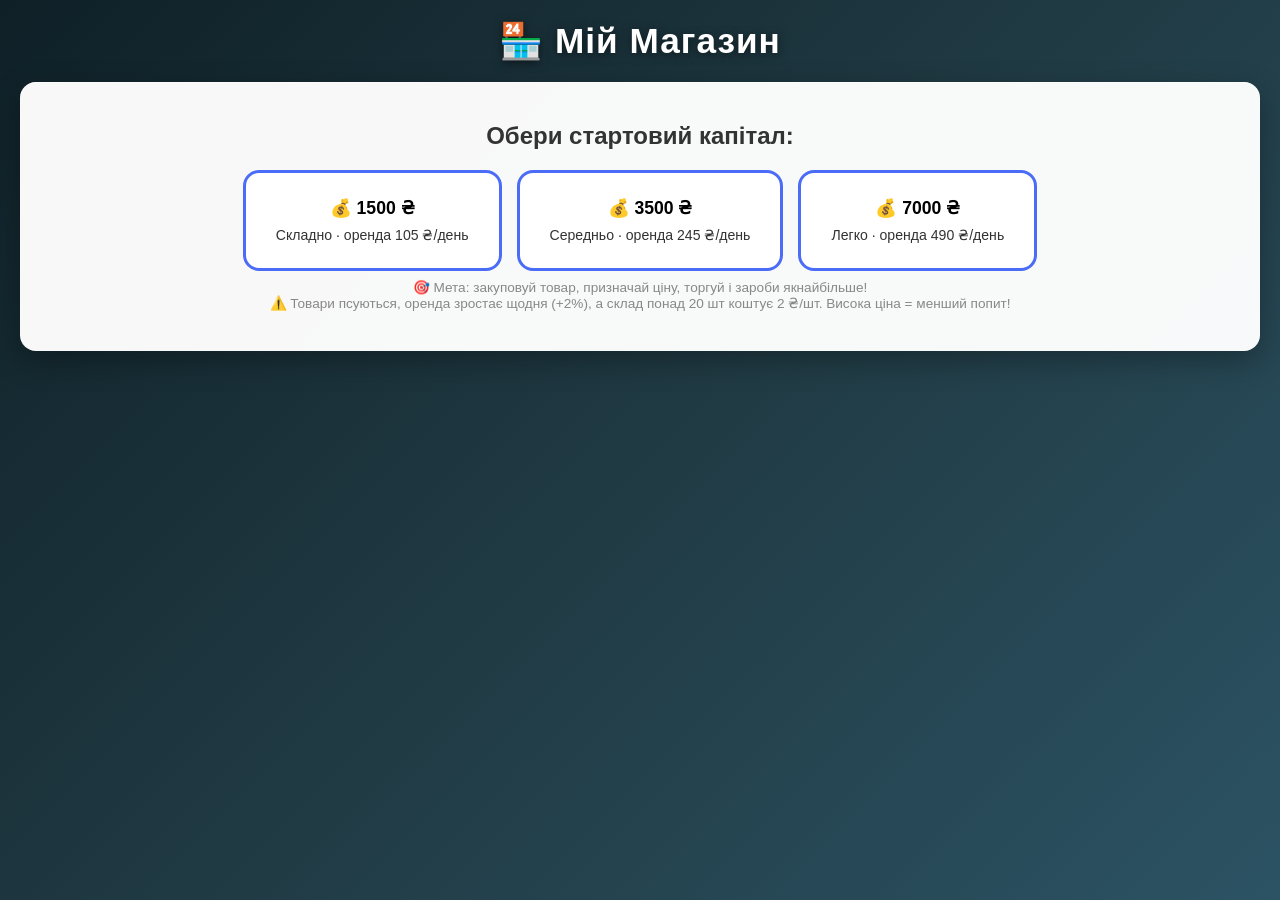
<file: mymag.html>
<!DOCTYPE html>
<html lang="uk">
<head>
<meta charset="UTF-8">
<meta name="viewport" content="width=device-width, initial-scale=1.0">
<title>🏪 Мій Магазин — Ребаланс</title>
<style>
  * { box-sizing: border-box; margin: 0; padding: 0; }
  body {
    font-family: 'Segoe UI', Tahoma, sans-serif;
    background: linear-gradient(135deg, #0f2027, #203a43, #2c5364);
    min-height: 100vh; padding: 20px; color: #333;
  }
  .container { max-width: 1400px; margin: 0 auto; }
  h1 {
    color: #fff; text-align: center; margin-bottom: 20px; font-size: 2.2em;
    text-shadow: 0 2px 10px rgba(0,0,0,0.5);
    letter-spacing: 1px;
  }
  .panel {
    background: rgba(255,255,255,0.97); border-radius: 16px; padding: 20px;
    margin-bottom: 20px;
    box-shadow: 0 10px 30px rgba(0,0,0,0.3), 0 1px 0 rgba(255,255,255,0.5) inset;
  }
  .stats {
    display: grid; grid-template-columns: repeat(auto-fit, minmax(140px, 1fr));
    gap: 12px; margin-bottom: 20px;
  }
  .stat {
    background: linear-gradient(135deg, #667eea, #764ba2);
    color: #fff; border-radius: 12px; padding: 14px; text-align: center;
    box-shadow: 0 4px 15px rgba(102,126,234,0.35);
  }
  .stat .label { font-size: 0.8em; opacity: 0.9; }
  .stat .value { font-size: 1.4em; font-weight: bold; margin-top: 5px; }
  .stat.money { background: linear-gradient(135deg, #11998e, #38ef7d); box-shadow: 0 4px 15px rgba(17,153,142,0.35); }
  .stat.day { background: linear-gradient(135deg, #f7971e, #ffd200); color:#333; box-shadow: 0 4px 15px rgba(247,151,30,0.35); }
  .stat.rep { background: linear-gradient(135deg, #8e2de2, #4a00e0); box-shadow: 0 4px 15px rgba(142,45,226,0.35); }
  .stat.cost { background: linear-gradient(135deg, #c0392b, #e74c3c); box-shadow: 0 4px 15px rgba(192,57,43,0.35); }

  .tabs { display: flex; gap: 8px; flex-wrap: wrap; margin-bottom: 15px; }
  .tab {
    flex: 1; min-width: 100px; padding: 12px; border: none; border-radius: 10px;
    background: #e8ecf1; cursor: pointer; font-weight: 600; font-size: 0.95em;
    transition: all 0.2s;
  }
  .tab.active { background: linear-gradient(135deg, #4a6cf7, #6a4af7); color: #fff; box-shadow: 0 4px 12px rgba(74,108,247,0.4); }
  .tab:hover:not(.active) { background: #d3dae3; }

  .goods { display: grid; grid-template-columns: repeat(auto-fill, minmax(220px,1fr)); gap: 12px; }
  .card {
    border: 2px solid #e8ecf1; border-radius: 12px; padding: 14px;
    transition: all 0.2s; display: flex; flex-direction: column; gap: 8px;
    background: #fff;
  }
  .card:hover { border-color: #4a6cf7; transform: translateY(-3px); box-shadow: 0 8px 20px rgba(74,108,247,0.15); }
  .card .emoji { font-size: 2em; text-align: center; }
  .card .name { font-weight: 600; text-align: center; }
  .card .price { color: #e74c3c; font-weight: bold; text-align: center; }
  .card .stock { text-align: center; font-size: 0.85em; color: #666; }
  .card .controls { display: flex; gap: 6px; align-items: center; justify-content: center; }
  .card input {
    width: 70px; padding: 6px; border: 1px solid #ccc; border-radius: 6px;
    text-align: center; font-size: 0.9em;
  }
  .card .trend { text-align:center; font-size:0.85em; font-weight:600; }
  .card .trend.up { color:#27ae60; }
  .card .trend.down { color:#e74c3c; }
  .card .market { text-align:center; font-size:0.8em; color:#888; }
  .btn {
    padding: 8px 14px; border: none; border-radius: 8px; cursor: pointer;
    font-weight: 600; transition: all 0.2s;
  }
  .btn-buy { background: #38ef7d; color: #0a3d1e; }
  .btn-buy:hover { background: #2bd16a; }
  .btn-buy:disabled { background: #ccc; cursor: not-allowed; color: #888; }
  .btn-sell { background: #ffd200; color: #4a3c00; }
  .btn-sell:hover { background: #e6bd00; }
  .btn-sell:disabled { background: #ccc; cursor: not-allowed; color: #888; }

  .action-buttons { display: flex; gap: 12px; flex-wrap: wrap; margin-top: 20px; }
  .btn-day {
    flex: 1; min-width: 200px; padding: 16px; font-size: 1.1em;
    background: linear-gradient(135deg, #f7971e, #ffd200);
    color: #333; border: none; border-radius: 12px; cursor: pointer;
    font-weight: bold; box-shadow: 0 4px 15px rgba(247,151,30,0.4);
    transition: all 0.2s;
  }
  .btn-day:hover { transform: translateY(-2px); box-shadow: 0 6px 20px rgba(247,151,30,0.6); }
  .btn-reset {
    padding: 16px 24px; background: #e74c3c; color: #fff; border: none;
    border-radius: 12px; cursor: pointer; font-weight: bold;
  }
  .btn-reset:hover { background: #c0392b; }

  /* ===== Двоколонкова розкладка ===== */
  .layout {
    display: grid;
    grid-template-columns: 1fr 380px;
    gap: 20px;
    align-items: start;
  }
  .main-col { min-width: 0; }
  .side-col { min-width: 0; position: sticky; top: 20px; }

  #log {
    background: #0d1b2a; color: #e0e1dd; border-radius: 12px; padding: 15px;
    font-family: 'Courier New', monospace; font-size: 0.85em;
    height: calc(100vh - 260px);
    min-height: 400px;
    max-height: 700px;
    overflow-y: auto; line-height: 1.6;
    box-shadow: 0 10px 30px rgba(0,0,0,0.4);
    border: 1px solid rgba(255,255,255,0.08);
  }
  #log::-webkit-scrollbar { width: 8px; }
  #log::-webkit-scrollbar-track { background: #0a1420; border-radius: 4px; }
  #log::-webkit-scrollbar-thumb { background: #2c5364; border-radius: 4px; }
  #log::-webkit-scrollbar-thumb:hover { background: #3a6b80; }
  #log .profit { color: #38ef7d; }
  #log .loss { color: #ff6b6b; }
  #log .day { color: #ffd200; font-weight: bold; border-top: 1px solid #2c3e50; margin-top: 10px; padding-top: 10px; }
  #log .day:first-child { border-top: none; margin-top: 0; padding-top: 0; }
  #log .info { color: #8ecae6; }
  #log .event { color: #ff9f43; font-weight: bold; }
  #log .warn { color: #ffb86b; font-weight: bold; }

  .side-col .panel { margin-bottom: 0; padding: 16px; }
  .side-col h3 {
    margin-bottom: 12px; font-size: 1.05em; color: #2c5364;
    display: flex; align-items: center; gap: 8px;
  }

  .start-screen { text-align: center; padding: 40px 20px; }
  .start-screen h2 { margin-bottom: 20px; color: #333; }
  .capital-options { display: flex; gap: 15px; flex-wrap: wrap; justify-content: center; margin-top: 20px; }
  .capital-btn {
    padding: 25px 30px; border: 3px solid #4a6cf7; border-radius: 16px;
    background: #fff; cursor: pointer; font-size: 1.1em; font-weight: bold;
    transition: all 0.25s; min-width: 180px;
  }
  .capital-btn:hover { background: #4a6cf7; color: #fff; transform: scale(1.05); }
  .capital-btn small { display: block; font-weight: normal; font-size: 0.8em; margin-top: 8px; opacity: 0.8; }

  .hidden { display: none !important; }
  .hint { color: #888; font-size: 0.85em; margin-top: 8px; }

  .event-banner {
    background: linear-gradient(135deg, #ff6b6b, #ee5a24);
    color: #fff; padding: 14px 18px; border-radius: 12px;
    margin-bottom: 15px; font-weight: 600; text-align: center;
    box-shadow: 0 4px 15px rgba(238,90,36,0.4);
    animation: pop 0.4s ease;
  }
  @keyframes pop { from { transform: scale(0.9); opacity: 0; } to { transform: scale(1); opacity: 1; } }

  /* ===== Адаптив ===== */
  @media (max-width: 1024px) {
    .layout { grid-template-columns: 1fr; }
    .side-col { position: static; }
    #log { height: 300px; min-height: 200px; max-height: 400px; }
  }
  @media (max-width: 600px) {
    body { padding: 10px; }
    h1 { font-size: 1.6em; }
    .panel { padding: 14px; border-radius: 12px; }
    .stats { grid-template-columns: repeat(2, 1fr); gap: 8px; }
    .stat { padding: 10px; }
    .stat .value { font-size: 1.1em; }
    .goods { grid-template-columns: repeat(auto-fill, minmax(150px,1fr)); gap: 8px; }
    .card { padding: 10px; }
    .card .emoji { font-size: 1.6em; }
    .btn-day { min-width: 100%; }
    .capital-btn { min-width: 140px; padding: 18px 20px; }
  }
</style>
</head>
<body>
<div class="container">
  <h1>🏪 Мій Магазин</h1>

  <!-- Стартовий екран -->
  <div id="startScreen" class="panel start-screen">
    <h2>Обери стартовий капітал:</h2>
    <div class="capital-options">
      <button class="capital-btn" onclick="startGame(1500, 'Новачок')">
        💰 1500 ₴
        <small>Складно · оренда 105 ₴/день</small>
      </button>
      <button class="capital-btn" onclick="startGame(3500, 'Підприємець')">
        💰 3500 ₴
        <small>Середньо · оренда 245 ₴/день</small>
      </button>
      <button class="capital-btn" onclick="startGame(7000, 'Інвестор')">
        💰 7000 ₴
        <small>Легко · оренда 490 ₴/день</small>
      </button>
    </div>
    <p class="hint">🎯 Мета: закуповуй товар, призначай ціну, торгуй і зароби якнайбільше!<br>
    ⚠️ Товари псуються, оренда зростає щодня (+2%), а склад понад 20 шт коштує 2 ₴/шт. Висока ціна = менший попит!</p>
  </div>

  <!-- Гра -->
  <div id="gameScreen" class="hidden">
    <div id="eventBanner"></div>

    <div class="stats">
      <div class="stat money">
        <div class="label">💵 Капітал</div>
        <div class="value" id="money">0 ₴</div>
      </div>
      <div class="stat">
        <div class="label">📦 Товарів на складі</div>
        <div class="value" id="stockTotal">0</div>
      </div>
      <div class="stat day">
        <div class="label">📅 День</div>
        <div class="value" id="dayNum">1</div>
      </div>
      <div class="stat">
        <div class="label">💰 Загальний прибуток</div>
        <div class="value" id="totalProfit">0 ₴</div>
      </div>
      <div class="stat rep">
        <div class="label">⭐ Репутація</div>
        <div class="value" id="reputation">50</div>
      </div>
      <div class="stat cost">
        <div class="label">🏦 Оренда/день</div>
        <div class="value" id="rent">0 ₴</div>
      </div>
    </div>

    <!-- Двоколонкова розкладка -->
    <div class="layout">
      <!-- Основна колонка -->
      <div class="main-col">
        <div class="panel">
          <div class="tabs">
            <button class="tab active" onclick="switchTab('buy')">🛒 Закупівля</button>
            <button class="tab" onclick="switchTab('sell')">🏷️ Продаж</button>
          </div>
          <div id="goodsGrid" class="goods"></div>
        </div>

        <div class="action-buttons">
          <button class="btn-day" onclick="nextDay()">⏭️ Завершити день і продати товар</button>
          <button class="btn-reset" onclick="resetGame()">🔄 Нова гра</button>
        </div>
      </div>

      <!-- Бічна колонка з журналом -->
      <div class="side-col">
        <div class="panel">
          <h3>📜 Журнал подій</h3>
          <div id="log"></div>
        </div>
      </div>
    </div>
  </div>
</div>

<script>
// ===== Конфігурація товарів =====
const PRODUCTS = [
  { id:'bread',   name:'Хліб',         emoji:'🍞', basePrice: 18,   demandBase: 22, volatility: 0.12, perishable: 0.30, elasticity: 2.0 },
  { id:'milk',    name:'Молоко',       emoji:'🥛', basePrice: 30,   demandBase: 18, volatility: 0.14, perishable: 0.28, elasticity: 1.9 },
  { id:'apple',   name:'Яблука (кг)',  emoji:'🍎', basePrice: 35,   demandBase: 14, volatility: 0.18, perishable: 0.22, elasticity: 1.8 },
  { id:'cheese',  name:'Сир',          emoji:'🧀', basePrice: 110,  demandBase: 9,  volatility: 0.16, perishable: 0.10, elasticity: 1.7 },
  { id:'coffee',  name:'Кава',         emoji:'☕', basePrice: 180,  demandBase: 7,  volatility: 0.22, perishable: 0.02, elasticity: 1.6 },
  { id:'toy',     name:'Іграшка',      emoji:'🧸', basePrice: 250,  demandBase: 5,  volatility: 0.20, perishable: 0.00, elasticity: 1.5 },
  { id:'phone',   name:'Телефон',      emoji:'📱', basePrice: 5500, demandBase: 2,  volatility: 0.28, perishable: 0.00, elasticity: 1.3 },
  { id:'laptop',  name:'Ноутбук',      emoji:'💻', basePrice: 16000,demandBase: 1,  volatility: 0.32, perishable: 0.00, elasticity: 1.2 },
];

// ===== Форс-мажорні події =====
const EVENTS = [
  {
    id:'power_outage', name:'⚡ Відключення світла', chance: 0.10,
    desc:'Холодильники не працюють — швидкопсувні товари псуються!',
    apply: (s) => {
      let lost = 0;
      ['milk','cheese','apple'].forEach(id => {
        const inv = s.inventory[id];
        if (inv.qty > 0) {
          const spoil = Math.ceil(inv.qty * 0.35);
          inv.qty -= spoil; lost += spoil;
        }
      });
      return lost > 0 ? `Втрачено ${lost} шт швидкопсувних товарів.` : 'Пощастило — запасів не було.';
    }
  },
  {
    id:'strike', name:'✊ Страйк постачальників', chance: 0.10,
    desc:'Постачання зупинено — ціни закупівлі зростають на 25% до кінця дня.',
    apply: (s) => { s.buyMultiplier = 1.25; return 'Ціни закупівлі +25%.'; }
  },
  {
    id:'holiday', name:'🎉 Свято / розпродаж', chance: 0.12,
    desc:'Попит різко зростає!',
    apply: (s) => { s.demandMultiplier = 1.5; return 'Попит +50% сьогодні.'; }
  },
  {
    id:'competitor', name:'🏬 Відкрився конкурент', chance: 0.10,
    desc:'Попит падає — покупці йдуть до конкурента.',
    apply: (s) => { s.demandMultiplier = 0.65; return 'Попит -35% сьогодні.'; }
  },
  {
    id:'inspection', name:'📋 Перевірка санстанції', chance: 0.06,
    desc:'Штраф за порушення + падіння репутації.',
    apply: (s) => {
      const fine = Math.min(s.money, 100 + Math.floor(Math.random()*100));
      s.money -= fine;
      s.reputation = Math.max(0, s.reputation - 6);
      return `Штраф ${fine} ₴, репутація -6.`;
    }
  },
  {
    id:'viral', name:'📱 Вірусна реклама', chance: 0.06,
    desc:'Про магазин дізналися — репутація зростає!',
    apply: (s) => { s.reputation = Math.min(100, s.reputation + 8); return 'Репутація +8.'; }
  },
  {
    id:'robbery', name:'🦹 Крадіжка', chance: 0.05,
    desc:'Вкрадено частину готівки.',
    apply: (s) => {
      const stolen = Math.floor(s.money * 0.08);
      s.money -= stolen;
      return `Вкрадено ${stolen} ₴.`;
    }
  },
];

// ===== Стан гри =====
let state = {};

function startGame(capital, mode) {
  state = {
    money: capital,
    startCapital: capital,
    day: 1,
    mode: mode,
    inventory: {},
    sellPrice: {},
    totalProfit: 0,
    reputation: 50,
    logs: [],
    buyMultiplier: 1,
    demandMultiplier: 1,
    rentPerDay: Math.round(capital * 0.07),
  };
  PRODUCTS.forEach(p => {
    state.inventory[p.id] = { qty: 0, buyPrice: 0 };
    state.sellPrice[p.id] = 0;
  });
  document.getElementById('startScreen').classList.add('hidden');
  document.getElementById('gameScreen').classList.remove('hidden');
  log(`🚀 Гру розпочато! Режим: ${mode}, капітал: ${capital} ₴`, 'day');
  log(`🏦 Оренда: ${currentRent()} ₴/день (+2% щодня). Склад понад 20 шт — 2 ₴/шт.`, 'info');
  log(`💡 Порада: не задирай ціну вище ринкової більше ніж на 20-30% — покупці не купуватимуть.`, 'info');
  render();
}

function currentRent() {
  return Math.round(state.rentPerDay * (1 + (state.day - 1) * 0.02));
}

function storageCost() {
  const totalQty = Object.values(state.inventory).reduce((s,i)=>s+i.qty, 0);
  return Math.max(0, totalQty - 20) * 2;
}

function log(msg, cls='') {
  state.logs.unshift({ msg, cls });
  const el = document.getElementById('log');
  el.innerHTML = state.logs.slice(0, 100).map(l => `<div class="${l.cls}">${l.msg}</div>`).join('');
}

let currentTab = 'buy';
function switchTab(tab) {
  currentTab = tab;
  document.querySelectorAll('.tab').forEach((t,i)=>t.classList.toggle('active', (tab==='buy'&&i===0)||(tab==='sell'&&i===1)));
  render();
}

function render() {
  document.getElementById('money').textContent = Math.round(state.money).toLocaleString('uk-UA') + ' ₴';
  const stockTotal = Object.values(state.inventory).reduce((s,i)=>s+i.qty, 0);
  document.getElementById('stockTotal').textContent = stockTotal;
  document.getElementById('dayNum').textContent = state.day;
  document.getElementById('reputation').textContent = state.reputation;
  document.getElementById('rent').textContent = currentRent() + ' ₴';
  const tp = state.totalProfit;
  const tpEl = document.getElementById('totalProfit');
  tpEl.textContent = (tp>=0?'+':'') + Math.round(tp).toLocaleString('uk-UA') + ' ₴';
  tpEl.style.color = tp>=0 ? '#e8ffe8' : '#ffb3b3';

  const grid = document.getElementById('goodsGrid');
  grid.innerHTML = '';

  PRODUCTS.forEach(p => {
    const inv = state.inventory[p.id];
    const buyPrice = currentBuyPrice(p);
    const sellP = state.sellPrice[p.id] || 0;

    const card = document.createElement('div');
    card.className = 'card';

    if (currentTab === 'buy') {
      const maxAfford = Math.floor(state.money / buyPrice);
      const base = p.basePrice;
      const trendCls = buyPrice < base*0.95 ? 'up' : (buyPrice > base*1.05 ? 'down' : '');
      const trendTxt = trendCls==='up' ? '▼ дешево' : (trendCls==='down' ? '▲ дорого' : '— норма');
      card.innerHTML = `
        <div class="emoji">${p.emoji}</div>
        <div class="name">${p.name}</div>
        <div class="price">${buyPrice.toLocaleString()} ₴ / шт</div>
        <div class="trend ${trendCls}">${trendTxt}</div>
        <div class="stock">На складі: ${inv.qty} шт${p.perishable>0?' · 🧊 псується':''}</div>
        <div class="controls">
          <input type="number" min="1" value="1" id="qty_${p.id}">
          <button class="btn btn-buy" onclick="buy('${p.id}')" ${state.money < buyPrice ? 'disabled':''}>
            Купити
          </button>
        </div>
        <div class="hint" style="text-align:center">Можна купити: ${maxAfford} шт · Попит ≈ ${p.demandBase}/день</div>
      `;
    } else {
      const defaultSell = sellP || Math.round(inv.buyPrice * 1.15) || Math.round(p.basePrice * 1.1);
      card.innerHTML = `
        <div class="emoji">${p.emoji}</div>
        <div class="name">${p.name}</div>
        <div class="price">${inv.qty} шт на складі</div>
        <div class="stock">Куплено по: ${inv.buyPrice.toLocaleString()} ₴</div>
        <div class="controls">
          <input type="number" min="1" value="1" id="qty_${p.id}" ${inv.qty===0?'disabled':''}>
          <button class="btn btn-sell" onclick="sellNow('${p.id}')" ${inv.qty===0?'disabled':''}>
            Продати
          </button>
        </div>
        <div class="hint" style="text-align:center">
          Ціна продажу: 
          <input type="number" min="1" value="${defaultSell}"
                 id="sellprice_${p.id}" 
                 onchange="state.sellPrice['${p.id}']=+this.value"
                 style="width:80px;padding:4px;margin-top:4px;border-radius:6px;border:1px solid #ccc">
        </div>
        <div class="hint" style="text-align:center">Ринок ≈ ${p.basePrice} ₴ · Попит ≈ ${p.demandBase}/день</div>
      `;
    }
    grid.appendChild(card);
  });
}

function currentBuyPrice(p) {
  const seed = (state.day * 7 + p.id.length * 13) % 100;
  const variation = 1 + (Math.sin(seed) * p.volatility);
  return Math.max(1, Math.round(p.basePrice * variation * state.buyMultiplier));
}

function buy(id) {
  const p = PRODUCTS.find(x=>x.id===id);
  const qty = parseInt(document.getElementById('qty_'+id).value) || 1;
  const price = currentBuyPrice(p);
  const cost = price * qty;

  if (cost > state.money) { alert('Недостатньо коштів!'); return; }
  if (qty < 1) return;

  state.money -= cost;
  const inv = state.inventory[id];
  const totalOld = inv.qty * inv.buyPrice;
  inv.qty += qty;
  inv.buyPrice = Math.round((totalOld + cost) / inv.qty);
  if (!state.sellPrice[id]) state.sellPrice[id] = Math.round(price * 1.15);

  log(`🛒 Куплено ${qty} × ${p.name} по ${price} ₴ (разом ${cost} ₴)`, 'info');
  render();
}

function sellNow(id) {
  const p = PRODUCTS.find(x=>x.id===id);
  const qty = parseInt(document.getElementById('qty_'+id).value) || 1;
  const inv = state.inventory[id];
  if (qty > inv.qty) { alert('Недостатньо товару!'); return; }
  const price = state.sellPrice[id] || Math.round(inv.buyPrice * 1.15);

  const demand = calcDemand(p, inv, price);
  const maxSell = Math.min(qty, demand);
  if (maxSell <= 0) {
    log(`🚫 ${p.emoji} ${p.name}: попиту немає за ціною ${price} ₴ (ринок ≈ ${p.basePrice} ₴)`, 'loss');
    return;
  }

  const revenue = price * maxSell;
  const cost = inv.buyPrice * maxSell;
  const profit = revenue - cost;

  inv.qty -= maxSell;
  state.money += revenue;
  state.totalProfit += profit;

  const ratio = price / p.basePrice;
  if (ratio > 1.4) state.reputation = Math.max(0, state.reputation - 1);
  else if (ratio < 1.1) state.reputation = Math.min(100, state.reputation + 1);

  log(`💰 Продано ${maxSell}${maxSell<qty?`/${qty}`:''} × ${p.name} по ${price} ₴ → прибуток ${profit>=0?'+':''}${Math.round(profit)} ₴`,
      profit>=0?'profit':'loss');
  if (maxSell < qty) log(`   ↳ Решта ${qty-maxSell} шт не продано — попит обмежений.`, 'info');
  render();
}

function calcDemand(p, inv, sellPrice) {
  const priceRatio = sellPrice / p.basePrice;
  let demand;
  if (priceRatio <= 1) {
    demand = p.demandBase * Math.min(1.8, 1 + (1 - priceRatio) * p.elasticity * 0.5);
  } else {
    demand = p.demandBase * Math.exp(-(priceRatio - 1) * p.elasticity);
  }
  demand *= 0.6 + (state.reputation / 100) * 0.8;
  demand *= state.demandMultiplier;
  demand *= 0.75 + Math.random() * 0.5;
  return Math.max(0, Math.round(demand));
}

function nextDay() {
  state.day++;
  state.buyMultiplier = 1;
  state.demandMultiplier = 1;
  document.getElementById('eventBanner').innerHTML = '';

  log(`📅 ===== День ${state.day} =====`, 'day');

  const rent = currentRent();
  state.money -= rent;
  log(`🏦 Оренда магазину: -${rent} ₴`, 'loss');

  const storage = storageCost();
  if (storage > 0) {
    state.money -= storage;
    log(`📦 Склад (понад 20 шт): -${storage} ₴`, 'loss');
  }

  let eventMsg = '';
  for (const ev of EVENTS) {
    if (Math.random() < ev.chance) {
      const result = ev.apply(state);
      eventMsg = `${ev.name}: ${ev.desc} ${result}`;
      log(`⚠️ ${ev.name} — ${ev.desc} ${result}`, 'event');
      break;
    }
  }
  if (eventMsg) {
    document.getElementById('eventBanner').innerHTML = `<div class="event-banner">${eventMsg}</div>`;
  }

  let dayRevenue = 0;
  let dayCost = 0;
  let soldCount = 0;
  let lostCount = 0;

  PRODUCTS.forEach(p => {
    const inv = state.inventory[p.id];
    if (inv.qty === 0) return;

    const sellPrice = state.sellPrice[p.id] || Math.round(inv.buyPrice * 1.15);
    const demand = calcDemand(p, inv, sellPrice);
    const sold = Math.min(inv.qty, demand);
    const unsold = inv.qty - sold;

    if (sold > 0) {
      const revenue = sold * sellPrice;
      const cost = sold * inv.buyPrice;
      const profit = revenue - cost;
      state.money += revenue;
      state.totalProfit += profit;
      inv.qty -= sold;
      dayRevenue += revenue;
      dayCost += cost;
      soldCount += sold;
      log(`  ✅ ${p.emoji} ${p.name}: продано ${sold}/${demand} шт по ${sellPrice} ₴ → ${profit>=0?'+':''}${Math.round(profit)} ₴`,
          profit>=0?'profit':'loss');
    } else if (demand === 0) {
      log(`  🚫 ${p.emoji} ${p.name}: попиту немає (ціна ${sellPrice} ₴, ринок ≈ ${p.basePrice} ₴)`, 'info');
    }

    if (unsold > 0 && p.perishable > 0) {
            const spoil = Math.floor(unsold * p.perishable);
      if (spoil > 0) {
        inv.qty -= spoil;
        lostCount += spoil;
        log(`  ⚠️ ${p.emoji} ${p.name}: зіпсовано ${spoil} шт`, 'loss');
      }
    }
  });

  // Зміна репутації
  if (soldCount > 0 && lostCount === 0) {
    state.reputation = Math.min(100, state.reputation + 1);
  } else if (lostCount > soldCount) {
    state.reputation = Math.max(0, state.reputation - 2);
  }

  const totalExpenses = rent + storage;
  const netDay = dayRevenue - dayCost - totalExpenses;
  if (soldCount === 0 && lostCount === 0) {
    log(`  😴 Сьогодні нічого не продано. Витрати ${totalExpenses} ₴ списані! Перевір ціни та асортимент!`, 'warn');
  } else {
    log(`  📊 За день: продано ${soldCount} шт, виручка ${dayRevenue} ₴, чистий ${netDay>=0?'+':''}${Math.round(netDay)} ₴ (після витрат ${totalExpenses} ₴)`,
        netDay>=0?'profit':'loss');
  }

  // Банкрутство
  const stockValue = PRODUCTS.reduce((s,p)=>s + state.inventory[p.id].qty * state.inventory[p.id].buyPrice, 0);
  if (state.money < 20 && stockValue === 0) {
    setTimeout(()=>{
      alert(`💀 ГРА ЗАКІНЧЕНА!\n\nТи збанкрутів на день ${state.day}.\nЗагальний прибуток: ${Math.round(state.totalProfit)} ₴\nСтартовий капітал: ${state.startCapital} ₴\nРепутація: ${state.reputation}`);
      resetGame();
    }, 300);
    return;
  }

  render();
}

function resetGame() {
  if (!confirm('Почати нову гру?')) return;
  document.getElementById('gameScreen').classList.add('hidden');
  document.getElementById('startScreen').classList.remove('hidden');
  document.getElementById('log').innerHTML = '';
  document.getElementById('eventBanner').innerHTML = '';
  state = {};
}
</script>
</body>
</html>
</file>
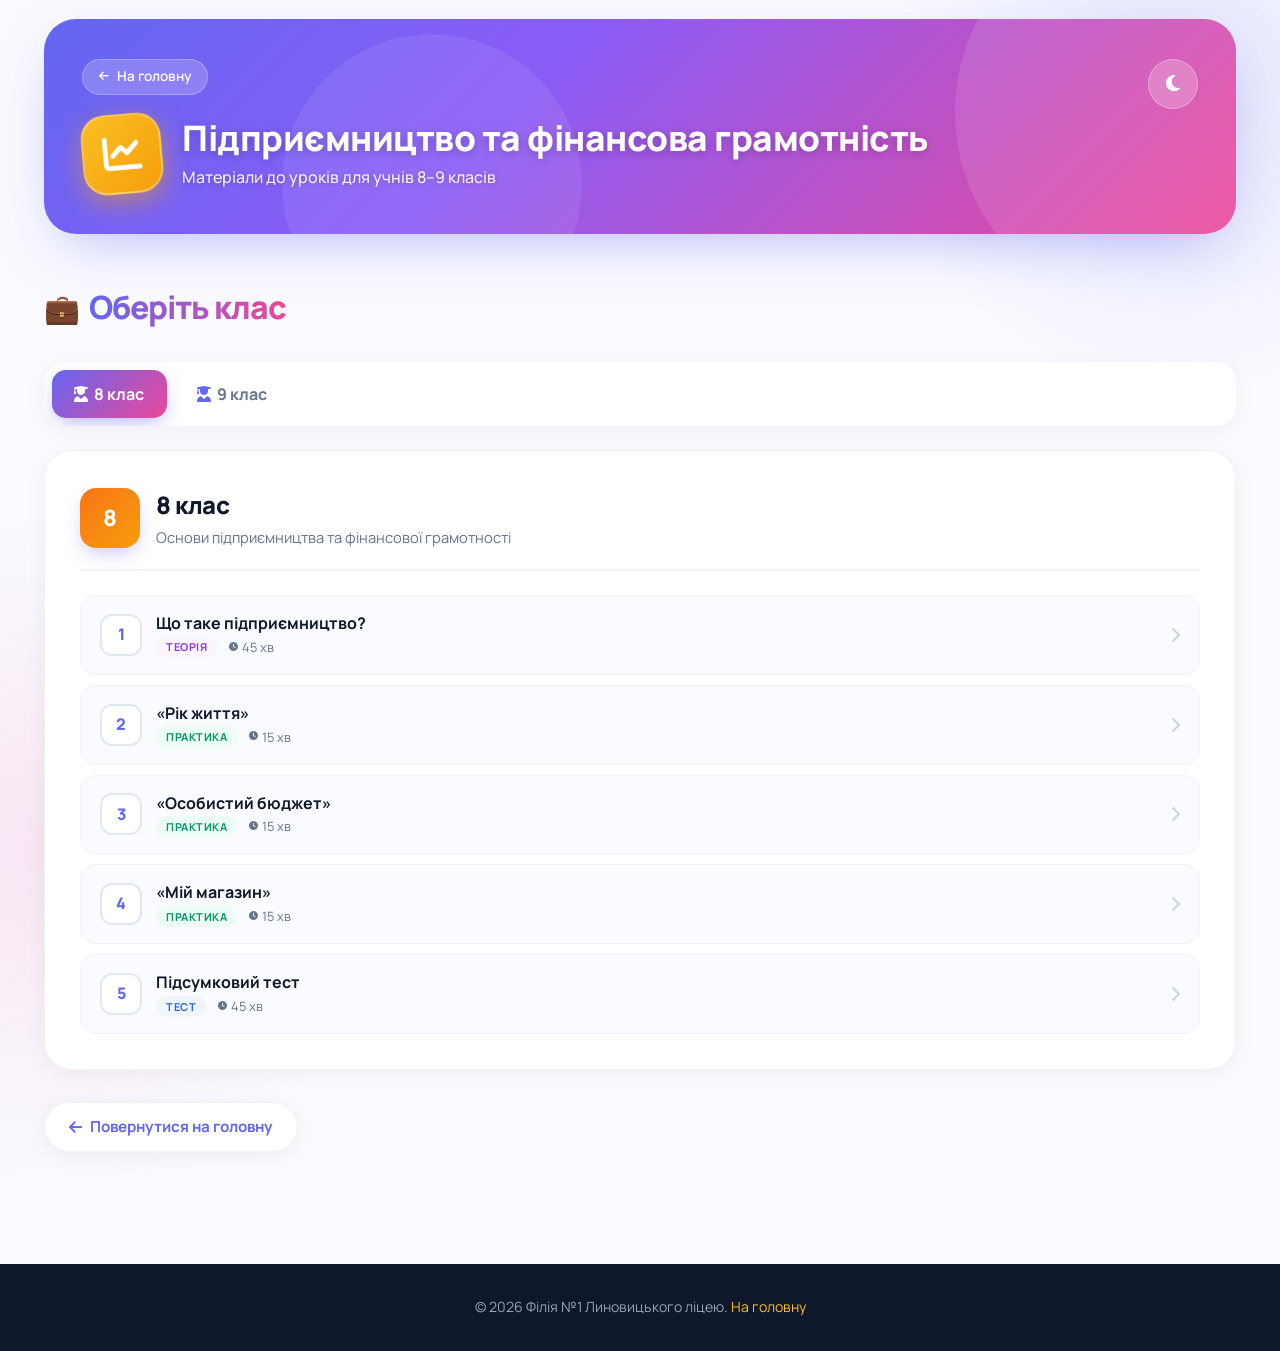
<file: pidp-finansy.html>
<!DOCTYPE html>
<html lang="uk">
<head>
    <meta charset="UTF-8">
    <meta name="viewport" content="width=device-width, initial-scale=1.0, viewport-fit=cover">
    <meta name="theme-color" content="#6366f1">
    <title>Підприємництво та фінансова грамотність — Філія №1 Линовицького ліцею</title>
    <link rel="icon" href="favicon.ico">
    <link rel="stylesheet" href="https://cdnjs.cloudflare.com/ajax/libs/font-awesome/6.4.0/css/all.min.css">
    <style>
        @import url('https://fonts.googleapis.com/css2?family=Manrope:wght@400;500;600;700;800&display=swap');

        /* ================= СВІТЛА ТЕМА (за замовчуванням) ================= */
        :root {
            --primary: #6366f1;
            --primary-dark: #4f46e5;
            --accent-pink: #ec4899;
            --accent-lime: #84cc16;

            --bg-body: #fafbff;
            --bg-card: #ffffff;
            --bg-card-hover: #ffffff;
            --bg-tab: #ffffff;
            --bg-lesson: #fafbff;
            --bg-lesson-hover: #ffffff;
            --bg-num: #ffffff;
            --text-primary: #0f172a;
            --text-secondary: #475569;
            --text-muted: #64748b;
            --border-color: #eef2f8;
            --border-light: #f1f5f9;
            --border-num: #e2e8f0;
            --shadow-card: 0 4px 20px rgba(15, 23, 42, 0.05);
            --shadow-card-hover: 0 8px 24px -10px rgba(99, 102, 241, 0.3);
            --footer-bg: #0f172a;
            --footer-text: #94a3b8;
            --back-home-bg: #ffffff;
            --back-home-shadow: 0 4px 20px rgba(15, 23, 42, 0.06);
            --arrow-color: #cbd5e1;
            --header-gradient: linear-gradient(135deg, #6366f1 0%, #8b5cf6 40%, #ec4899 100%);
        }

        /* ================= ТЕМНА ТЕМА ================= */
        [data-theme="dark"] {
            --bg-body: #0a0f1c;
            --bg-card: #151d2e;
            --bg-card-hover: #1a2438;
            --bg-tab: #151d2e;
            --bg-lesson: #1a2438;
            --bg-lesson-hover: #1f2a40;
            --bg-num: #1f2a40;
            --text-primary: #f1f5f9;
            --text-secondary: #cbd5e1;
            --text-muted: #94a3b8;
            --border-color: #1e293b;
            --border-light: #1e293b;
            --border-num: #334155;
            --shadow-card: 0 4px 20px rgba(0, 0, 0, 0.3);
            --shadow-card-hover: 0 8px 24px -10px rgba(99, 102, 241, 0.5);
            --footer-bg: #050810;
            --footer-text: #94a3b8;
            --back-home-bg: #151d2e;
            --back-home-shadow: 0 4px 20px rgba(0, 0, 0, 0.3);
            --arrow-color: #64748b;
            --header-gradient: linear-gradient(135deg, #4338ca 0%, #6d28d9 40%, #be185d 100%);
        }

        * {
            margin: 0;
            padding: 0;
            box-sizing: border-box;
            -webkit-tap-highlight-color: transparent;
        }

        html {
            scroll-behavior: smooth;
            -webkit-text-size-adjust: 100%;
        }

        body {
            font-family: 'Manrope', system-ui, -apple-system, sans-serif;
            background: var(--bg-body);
            color: var(--text-primary);
            line-height: 1.6;
            overflow-x: hidden;
            min-height: 100vh;
            min-height: 100dvh;
            transition: background-color 0.35s ease, color 0.35s ease;
        }

        body::before {
            content: '';
            position: fixed;
            top: -200px;
            right: -200px;
            width: 600px;
            height: 600px;
            background: radial-gradient(circle, rgba(99, 102, 241, 0.15), transparent 70%);
            border-radius: 50%;
            z-index: -1;
            pointer-events: none;
        }

        [data-theme="dark"] body::before {
            background: radial-gradient(circle, rgba(99, 102, 241, 0.25), transparent 70%);
        }

        body::after {
            content: '';
            position: fixed;
            bottom: -300px;
            left: -300px;
            width: 700px;
            height: 700px;
            background: radial-gradient(circle, rgba(236, 72, 153, 0.12), transparent 70%);
            border-radius: 50%;
            z-index: -1;
            pointer-events: none;
        }

        [data-theme="dark"] body::after {
            background: radial-gradient(circle, rgba(236, 72, 153, 0.18), transparent 70%);
        }

        .container {
            max-width: 1240px;
            margin: 0 auto;
            padding: 0 clamp(16px, 4vw, 24px);
        }

        /* ================= HEADER ================= */
        header {
            position: relative;
            padding: clamp(0.8rem, 2vw, 1.2rem) 0 0;
            margin-bottom: clamp(1.5rem, 4vw, 3rem);
        }

        .header-inner {
            background: var(--header-gradient);
            border-radius: clamp(20px, 4vw, 32px);
            padding: clamp(1.5rem, 3.5vw, 2.5rem) clamp(1.2rem, 3vw, 2.5rem);
            box-shadow: 0 20px 60px -20px rgba(99, 102, 241, 0.5);
            position: relative;
            overflow: hidden;
            transition: background 0.35s ease;
        }

        .header-inner::before {
            content: '';
            position: absolute;
            top: -50%;
            right: -10%;
            width: 400px;
            height: 400px;
            background: rgba(255, 255, 255, 0.1);
            border-radius: 50%;
            pointer-events: none;
        }

        .header-inner::after {
            content: '';
            position: absolute;
            bottom: -100px;
            left: 20%;
            width: 300px;
            height: 300px;
            background: rgba(255, 255, 255, 0.08);
            border-radius: 50%;
            pointer-events: none;
        }

        .header-content {
            position: relative;
            z-index: 2;
            display: flex;
            align-items: flex-start;
            justify-content: space-between;
            gap: 16px;
            flex-wrap: wrap;
        }

        .header-main {
            flex: 1;
            min-width: 0;
        }

        .breadcrumb {
            display: inline-flex;
            align-items: center;
            gap: 8px;
            background: rgba(255, 255, 255, 0.2);
            backdrop-filter: blur(10px);
            padding: 6px 16px;
            border-radius: 50px;
            color: #fff;
            font-size: clamp(0.75rem, 1.8vw, 0.85rem);
            font-weight: 600;
            text-decoration: none;
            margin-bottom: 1.2rem;
            transition: 0.2s;
            border: 1px solid rgba(255, 255, 255, 0.25);
        }

        .breadcrumb:hover {
            background: rgba(255, 255, 255, 0.35);
        }

        .breadcrumb i {
            font-size: 0.7rem;
        }

        .header-title {
            display: flex;
            align-items: center;
            gap: clamp(12px, 2.5vw, 20px);
        }

        .header-icon {
            width: clamp(56px, 10vw, 80px);
            height: clamp(56px, 10vw, 80px);
            background: linear-gradient(135deg, #fbbf24, #f59e0b);
            border-radius: clamp(16px, 3vw, 24px);
            display: flex;
            align-items: center;
            justify-content: center;
            font-size: clamp(1.6rem, 4vw, 2.4rem);
            color: #fff;
            box-shadow: 0 8px 24px rgba(245, 158, 11, 0.5);
            transform: rotate(-5deg);
            flex-shrink: 0;
            border: 2px solid rgba(255, 255, 255, 0.3);
        }

        .header-title h1 {
            font-size: clamp(1.3rem, 4vw, 2.2rem);
            font-weight: 800;
            color: #fff;
            letter-spacing: -0.5px;
            line-height: 1.2;
            text-shadow: 0 2px 8px rgba(0, 0, 0, 0.2);
        }

        .header-title p {
            font-size: clamp(0.82rem, 2vw, 1rem);
            color: rgba(255, 255, 255, 0.92);
            font-weight: 500;
            margin-top: 6px;
            text-shadow: 0 1px 4px rgba(0, 0, 0, 0.2);
        }

        /* ================= КНОПКА ТЕМИ ================= */
        .theme-toggle {
            width: clamp(44px, 8vw, 50px);
            height: clamp(44px, 8vw, 50px);
            border-radius: 50%;
            background: rgba(255, 255, 255, 0.22);
            backdrop-filter: blur(10px);
            -webkit-backdrop-filter: blur(10px);
            border: 1px solid rgba(255, 255, 255, 0.3);
            color: #fff;
            font-size: clamp(1rem, 2.5vw, 1.15rem);
            cursor: pointer;
            display: flex;
            align-items: center;
            justify-content: center;
            transition: all 0.3s cubic-bezier(0.4, 0, 0.2, 1);
            flex-shrink: 0;
            position: relative;
            overflow: hidden;
        }

        .theme-toggle:hover {
            background: #fff;
            color: var(--primary-dark);
            transform: rotate(20deg) scale(1.08);
        }

        .theme-toggle:active {
            transform: rotate(20deg) scale(0.95);
        }

        .theme-toggle i {
            position: absolute;
            transition: all 0.4s cubic-bezier(0.4, 0, 0.2, 1);
        }

        .theme-toggle .icon-sun {
            opacity: 0;
            transform: rotate(-90deg) scale(0.5);
        }

        .theme-toggle .icon-moon {
            opacity: 1;
            transform: rotate(0) scale(1);
        }

        [data-theme="dark"] .theme-toggle .icon-sun {
            opacity: 1;
            transform: rotate(0) scale(1);
        }

        [data-theme="dark"] .theme-toggle .icon-moon {
            opacity: 0;
            transform: rotate(90deg) scale(0.5);
        }

        /* ================= СЕКЦІЯ ================= */
        .section-title {
            font-size: clamp(1.4rem, 4vw, 2rem);
            font-weight: 800;
            color: var(--text-primary);
            margin-bottom: clamp(1.2rem, 3vw, 1.8rem);
            letter-spacing: -1px;
            display: flex;
            align-items: center;
            gap: 10px;
            flex-wrap: wrap;
            transition: color 0.35s;
        }

        .section-title .emoji {
            font-size: clamp(1.4rem, 4vw, 1.8rem);
        }

        .section-title span.line {
            background: linear-gradient(90deg, var(--primary), var(--accent-pink));
            -webkit-background-clip: text;
            -webkit-text-fill-color: transparent;
            background-clip: text;
        }

        /* ================= КЛАСИ ================= */
        .classes-section {
            margin-bottom: clamp(2rem, 5vw, 4rem);
        }

        .class-tabs {
            display: flex;
            flex-wrap: nowrap;
            gap: 8px;
            margin-bottom: 1.5rem;
            background: var(--bg-tab);
            padding: 8px;
            border-radius: 20px;
            box-shadow: var(--shadow-card);
            overflow-x: auto;
            -webkit-overflow-scrolling: touch;
            scrollbar-width: none;
            -ms-overflow-style: none;
            transition: background-color 0.35s;
        }

        .class-tabs::-webkit-scrollbar {
            display: none;
        }

        .class-tab {
            background: transparent;
            border: none;
            padding: clamp(0.6rem, 1.8vw, 0.8rem) clamp(1rem, 2.5vw, 1.4rem);
            border-radius: 14px;
            font-weight: 700;
            color: var(--text-muted);
            cursor: pointer;
            transition: all 0.25s;
            font-size: clamp(0.85rem, 2vw, 1rem);
            font-family: inherit;
            display: flex;
            align-items: center;
            gap: 6px;
            white-space: nowrap;
            flex-shrink: 0;
        }

        .class-tab i {
            color: var(--primary);
            transition: 0.2s;
        }

        .class-tab.active {
            background: linear-gradient(135deg, var(--primary), var(--accent-pink));
            color: #fff;
            box-shadow: 0 8px 20px -5px rgba(99, 102, 241, 0.5);
        }

        .class-tab.active i {
            color: #fff;
        }

        .class-content {
            background: var(--bg-card);
            border-radius: clamp(18px, 3vw, 28px);
            padding: clamp(1.2rem, 3vw, 2.2rem);
            box-shadow: var(--shadow-card);
            border: 1px solid var(--border-color);
            transition: background-color 0.35s, border-color 0.35s;
        }

        .class-pane {
            display: none;
            animation: fadeIn 0.35s ease;
        }

        .class-pane.active {
            display: block;
        }

        @keyframes fadeIn {
            from { opacity: 0; transform: translateY(10px); }
            to { opacity: 1; transform: translateY(0); }
        }

        .class-header {
            display: flex;
            align-items: center;
            gap: 16px;
            margin-bottom: 1.5rem;
            padding-bottom: 1.2rem;
            border-bottom: 2px solid var(--border-light);
            flex-wrap: wrap;
            transition: border-color 0.35s;
        }

        .class-badge {
            width: clamp(48px, 8vw, 60px);
            height: clamp(48px, 8vw, 60px);
            border-radius: 16px;
            display: flex;
            align-items: center;
            justify-content: center;
            font-size: clamp(1.1rem, 3vw, 1.4rem);
            font-weight: 800;
            color: #fff;
            box-shadow: 0 8px 20px -5px rgba(99, 102, 241, 0.4);
            flex-shrink: 0;
        }

        .class-badge.c8 { background: linear-gradient(135deg, #f97316, #f59e0b); }
        .class-badge.c9 { background: linear-gradient(135deg, #14b8a6, #10b981); }

        .class-header h2 {
            font-size: clamp(1.1rem, 3vw, 1.5rem);
            font-weight: 800;
            color: var(--text-primary);
            letter-spacing: -0.5px;
            transition: color 0.35s;
        }

        .class-header p {
            color: var(--text-muted);
            font-size: clamp(0.82rem, 2vw, 0.92rem);
            margin-top: 2px;
        }

        /* ================= УРОКИ ================= */
        .lessons-list {
            display: flex;
            flex-direction: column;
            gap: 10px;
        }

        .lesson-item {
            display: flex;
            align-items: center;
            gap: 14px;
            padding: clamp(0.8rem, 2vw, 1rem) clamp(1rem, 2.5vw, 1.2rem);
            background: var(--bg-lesson);
            border-radius: 16px;
            border: 1px solid var(--border-color);
            text-decoration: none;
            color: var(--text-primary);
            transition: all 0.25s;
            position: relative;
            overflow: hidden;
        }

        .lesson-item::before {
            content: '';
            position: absolute;
            left: 0;
            top: 0;
            bottom: 0;
            width: 4px;
            background: linear-gradient(180deg, var(--primary), var(--accent-pink));
            opacity: 0;
            transition: opacity 0.25s;
        }

        @media (hover: hover) {
            .lesson-item:hover {
                background: var(--bg-lesson-hover);
                border-color: rgba(99, 102, 241, 0.25);
                transform: translateX(6px);
                box-shadow: var(--shadow-card-hover);
            }
            .lesson-item:hover::before {
                opacity: 1;
            }
            .lesson-item:hover .lesson-num {
                background: linear-gradient(135deg, var(--primary), var(--accent-pink));
                color: #fff;
                border-color: transparent;
            }
            .lesson-item:hover .lesson-arrow {
                color: var(--accent-pink);
                transform: translateX(4px);
            }
        }

        .lesson-item:active {
            transform: scale(0.99);
        }

        .lesson-num {
            width: clamp(36px, 6vw, 42px);
            height: clamp(36px, 6vw, 42px);
            border-radius: 12px;
            background: var(--bg-num);
            border: 2px solid var(--border-num);
            display: flex;
            align-items: center;
            justify-content: center;
            font-weight: 800;
            font-size: clamp(0.85rem, 2vw, 1rem);
            color: var(--primary);
            flex-shrink: 0;
            transition: all 0.25s;
        }

        .lesson-info {
            flex: 1;
            min-width: 0;
        }

        .lesson-info h3 {
            font-size: clamp(0.88rem, 2.2vw, 1rem);
            font-weight: 700;
            color: var(--text-primary);
            line-height: 1.4;
            margin-bottom: 2px;
            transition: color 0.35s;
        }

        .lesson-info .lesson-meta {
            display: flex;
            align-items: center;
            gap: 12px;
            flex-wrap: wrap;
            font-size: clamp(0.7rem, 1.6vw, 0.8rem);
            color: var(--text-muted);
        }

        .lesson-meta span {
            display: inline-flex;
            align-items: center;
            gap: 4px;
        }

        .lesson-meta i {
            font-size: 0.7em;
        }

        .tag {
            display: inline-flex;
            align-items: center;
            gap: 4px;
            padding: 2px 10px;
            border-radius: 50px;
            font-weight: 700;
            font-size: 0.68rem;
            text-transform: uppercase;
            letter-spacing: 0.5px;
        }

        .tag.video { background: #fef2f2; color: #dc2626; }
        .tag.practice { background: #ecfdf5; color: #059669; }
        .tag.test { background: #eff6ff; color: #2563eb; }
        .tag.theory { background: #faf5ff; color: #9333ea; }
        .tag.game { background: #fefce8; color: #ca8a04; }
        .tag.project { background: #fff7ed; color: #ea580c; }

        [data-theme="dark"] .tag.video { background: rgba(220, 38, 38, 0.2); color: #fca5a5; }
        [data-theme="dark"] .tag.practice { background: rgba(5, 150, 105, 0.2); color: #6ee7b7; }
        [data-theme="dark"] .tag.test { background: rgba(37, 99, 235, 0.2); color: #93c5fd; }
        [data-theme="dark"] .tag.theory { background: rgba(147, 51, 234, 0.2); color: #d8b4fe; }
        [data-theme="dark"] .tag.game { background: rgba(202, 138, 4, 0.2); color: #fde68a; }
        [data-theme="dark"] .tag.project { background: rgba(234, 88, 12, 0.2); color: #fdba74; }

        .lesson-arrow {
            color: var(--arrow-color);
            font-size: clamp(0.85rem, 2vw, 1rem);
            transition: all 0.25s;
            flex-shrink: 0;
        }

        /* ================= ФУТЕР ================= */
        .back-home {
            display: inline-flex;
            align-items: center;
            gap: 8px;
            margin: 2rem 0 3rem;
            padding: 12px 24px;
            background: var(--back-home-bg);
            border-radius: 50px;
            color: var(--primary);
            font-weight: 700;
            text-decoration: none;
            font-size: clamp(0.85rem, 2vw, 0.95rem);
            box-shadow: var(--back-home-shadow);
            border: 1px solid var(--border-color);
            transition: all 0.25s;
        }

        .back-home:hover {
            background: var(--primary);
            color: #fff;
            transform: translateY(-2px);
            box-shadow: 0 12px 28px -8px rgba(99, 102, 241, 0.5);
        }

        footer {
            background: var(--footer-bg);
            color: var(--footer-text);
            padding: clamp(1.5rem, 4vw, 2rem) 0;
            text-align: center;
            font-size: clamp(0.78rem, 2vw, 0.88rem);
            transition: background-color 0.35s;
        }

        footer a {
            color: #fbbf24;
            text-decoration: none;
        }

        @media (prefers-reduced-motion: reduce) {
            *, *::before, *::after {
                animation-duration: 0.01ms !important;
                transition-duration: 0.01ms !important;
            }
        }
    </style>
    <script>
        // Застосовуємо тему ДО рендерингу (без блимання)
        (function() {
            const savedTheme = localStorage.getItem('theme');
            if (savedTheme === 'dark') {
                document.documentElement.setAttribute('data-theme', 'dark');
            }
        })();
    </script>
</head>
<body>

<header>
    <div class="container">
        <div class="header-inner">
            <div class="header-content">
                <div class="header-main">
                    <a href="index.html" class="breadcrumb">
                        <i class="fas fa-arrow-left"></i> На головну
                    </a>
                    <div class="header-title">
                        <div class="header-icon"><i class="fas fa-chart-line"></i></div>
                        <div>
                            <h1>Підприємництво та фінансова грамотність</h1>
                            <p>Матеріали до уроків для учнів 8–9 класів</p>
                        </div>
                    </div>
                </div>
                <button class="theme-toggle" id="themeToggle" aria-label="Перемкнути тему">
                    <i class="fas fa-moon icon-moon"></i>
                    <i class="fas fa-sun icon-sun"></i>
                </button>
            </div>
        </div>
    </div>
</header>

<main class="container">
    <section class="classes-section">
        <h2 class="section-title"><span class="emoji">💼</span> <span class="line">Оберіть клас</span></h2>

        <div class="class-tabs" id="classTabs">
            <button class="class-tab active" data-class="class-8"><i class="fas fa-user-graduate"></i> 8 клас</button>
            <button class="class-tab" data-class="class-9"><i class="fas fa-user-graduate"></i> 9 клас</button>
        </div>

        <div class="class-content" id="classContent">
            <!-- 8 КЛАС -->
            <div class="class-pane active" id="class-8">
                <div class="class-header">
                    <div class="class-badge c8">8</div>
                    <div>
                        <h2>8 клас</h2>
                        <p>Основи підприємництва та фінансової грамотності</p>
                    </div>
                </div>
                <div class="lessons-list">
                    <a href="materials/8-klas-pidp/urok-1.html" class="lesson-item">
                        <div class="lesson-num">1</div>
                        <div class="lesson-info">
                            <h3>Що таке підприємництво?</h3>
                            <div class="lesson-meta">
                                <span class="tag theory">Теорія</span>
                                <span><i class="fas fa-clock"></i> 45 хв</span>
                            </div>
                        </div>
                        <i class="fas fa-chevron-right lesson-arrow"></i>
                    </a>
                    <a href="rik.html" class="lesson-item">
                        <div class="lesson-num">2</div>
                        <div class="lesson-info">
                            <h3>«Рік життя»</h3>
                            <div class="lesson-meta">
                                <span class="tag practice">Практика</span>
                                <span><i class="fas fa-clock"></i> 15 хв</span>
                            </div>
                        </div>
                        <i class="fas fa-chevron-right lesson-arrow"></i>
                    </a>
                    <a href="budget.html" class="lesson-item">
                        <div class="lesson-num">3</div>
                        <div class="lesson-info">
                            <h3>«Особистий бюджет»</h3>
                            <div class="lesson-meta">
                                <span class="tag practice">Практика</span>
                                <span><i class="fas fa-clock"></i> 15 хв</span>
                            </div>
                        </div>
                        <i class="fas fa-chevron-right lesson-arrow"></i>
                    </a>
                    <a href="mymag.html" class="lesson-item">
                        <div class="lesson-num">4</div>
                        <div class="lesson-info">
                            <h3>«Мій магазин»</h3>
                            <div class="lesson-meta">
                                <span class="tag practice">Практика</span>
                                <span><i class="fas fa-clock"></i> 15 хв</span>
                            </div>
                        </div>
                        <i class="fas fa-chevron-right lesson-arrow"></i>
                    </a>
                    <a href="materials/8-klas-pidp/urok-5.html" class="lesson-item">
                        <div class="lesson-num">5</div>
                        <div class="lesson-info">
                            <h3>Підсумковий тест</h3>
                            <div class="lesson-meta">
                                <span class="tag test">Тест</span>
                                <span><i class="fas fa-clock"></i> 45 хв</span>
                            </div>
                        </div>
                        <i class="fas fa-chevron-right lesson-arrow"></i>
                    </a>
                </div>
            </div>

            <!-- 9 КЛАС -->
            <div class="class-pane" id="class-9">
                <div class="class-header">
                    <div class="class-badge c9">9</div>
                    <div>
                        <h2>9 клас</h2>
                        <p>Бізнес-ідеї, фінансові інструменти та проєкти</p>
                    </div>
                </div>
                <div class="lessons-list">
                    <a href="materials/9-klas-pidp/urok-1.html" class="lesson-item">
                        <div class="lesson-num">1</div>
                        <div class="lesson-info">
                            <h3>Бізнес-ідея та бізнес-план</h3>
                            <div class="lesson-meta">
                                <span class="tag theory">Теорія</span>
                                <span><i class="fas fa-clock"></i> 45 хв</span>
                            </div>
                        </div>
                        <i class="fas fa-chevron-right lesson-arrow"></i>
                    </a>
                    <a href="materials/9-klas-pidp/urok-2.html" class="lesson-item">
                        <div class="lesson-num">2</div>
                        <div class="lesson-info">
                            <h3>Форми організації бізнесу</h3>
                            <div class="lesson-meta">
                                <span class="tag video">Відео</span>
                                <span><i class="fas fa-clock"></i> 45 хв</span>
                            </div>
                        </div>
                        <i class="fas fa-chevron-right lesson-arrow"></i>
                    </a>
                    <a href="materials/9-klas-pidp/urok-3.html" class="lesson-item">
                        <div class="lesson-num">3</div>
                        <div class="lesson-info">
                            <h3>Кредити та страхування</h3>
                            <div class="lesson-meta">
                                <span class="tag practice">Практика</span>
                                <span><i class="fas fa-clock"></i> 45 хв</span>
                            </div>
                        </div>
                        <i class="fas fa-chevron-right lesson-arrow"></i>
                    </a>
                    <a href="materials/9-klas-pidp/urok-4.html" class="lesson-item">
                        <div class="lesson-num">4</div>
                        <div class="lesson-info">
                            <h3>Податки та держава</h3>
                            <div class="lesson-meta">
                                <span class="tag theory">Теорія</span>
                                <span><i class="fas fa-clock"></i> 45 хв</span>
                            </div>
                        </div>
                        <i class="fas fa-chevron-right lesson-arrow"></i>
                    </a>
                    <a href="materials/9-klas-pidp/urok-5.html" class="lesson-item">
                        <div class="lesson-num">5</div>
                        <div class="lesson-info">
                            <h3>Мій бізнес-проєкт</h3>
                            <div class="lesson-meta">
                                <span class="tag project">Проєкт</span>
                                <span><i class="fas fa-clock"></i> 45 хв</span>
                            </div>
                        </div>
                        <i class="fas fa-chevron-right lesson-arrow"></i>
                    </a>
                    <a href="materials/9-klas-pidp/urok-6.html" class="lesson-item">
                        <div class="lesson-num">6</div>
                        <div class="lesson-info">
                            <h3>Підсумковий тест</h3>
                            <div class="lesson-meta">
                                <span class="tag test">Тест</span>
                                <span><i class="fas fa-clock"></i> 45 хв</span>
                            </div>
                        </div>
                        <i class="fas fa-chevron-right lesson-arrow"></i>
                    </a>
                </div>
            </div>
        </div>

        <a href="index.html" class="back-home"><i class="fas fa-arrow-left"></i> Повернутися на головну</a>
    </section>
</main>

<footer>
    <div class="container">
        &copy; 2026 Філія №1 Линовицького ліцею. <a href="index.html">На головну</a>
    </div>
</footer>

<script>
    /* =====================================================================
       🌓 ПЕРЕМИКАННЯ ТЕМИ
       ===================================================================== */
    const themeToggle = document.getElementById('themeToggle');

    function applyTheme(theme) {
        if (theme === 'dark') {
            document.documentElement.setAttribute('data-theme', 'dark');
            const metaTheme = document.querySelector('meta[name="theme-color"]');
            if (metaTheme) metaTheme.setAttribute('content', '#0a0f1c');
                } else {
            document.documentElement.removeAttribute('data-theme');
            const metaTheme = document.querySelector('meta[name="theme-color"]');
            if (metaTheme) metaTheme.setAttribute('content', '#6366f1');
        }
        localStorage.setItem('theme', theme);
    }

    themeToggle.addEventListener('click', () => {
        const currentTheme = document.documentElement.getAttribute('data-theme');
        applyTheme(currentTheme === 'dark' ? 'light' : 'dark');
    });

    /* =====================================================================
       📚 ПЕРЕМИКАННЯ КЛАСІВ (TABS)
       ===================================================================== */
    const classTabs = document.querySelectorAll('.class-tab');
    const classPanes = document.querySelectorAll('.class-pane');

    classTabs.forEach(tab => {
        tab.addEventListener('click', () => {
            const targetClass = tab.dataset.class;

            // Активна кнопка
            classTabs.forEach(t => t.classList.remove('active'));
            tab.classList.add('active');

            // Активна панель
            classPanes.forEach(pane => {
                pane.classList.toggle('active', pane.id === targetClass);
            });
        });
    });
</script>

</body>
</html>
</file>
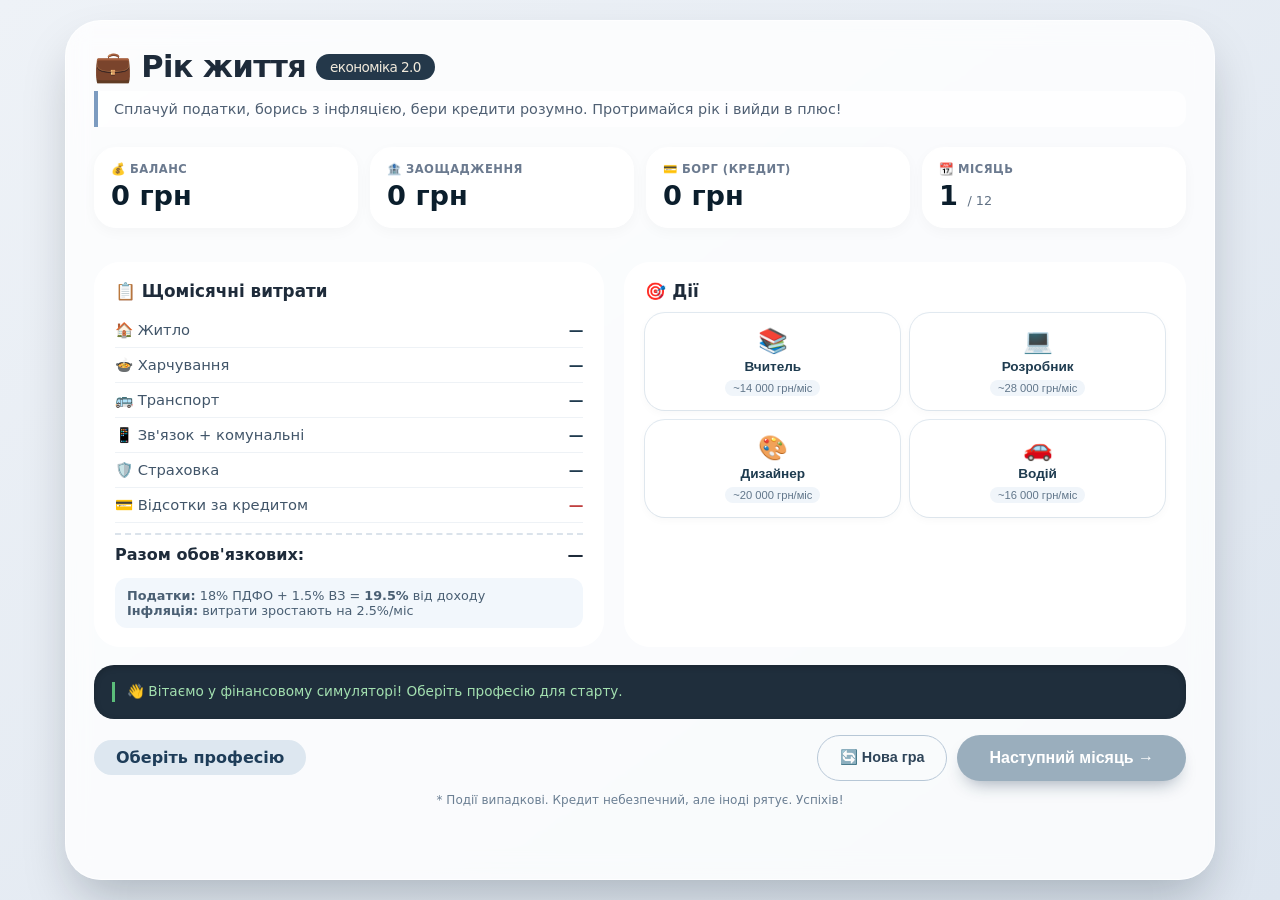
<file: rik.html>
<!DOCTYPE html>
<html lang="uk">
<head>
<meta charset="UTF-8">
<meta name="viewport" content="width=device-width, initial-scale=1.0">
<title>Фінансовий симулятор · Складний рік</title>
<style>
  * { box-sizing: border-box; margin: 0; padding: 0; }
  body {
    font-family: 'Segoe UI', Roboto, system-ui, sans-serif;
    background: linear-gradient(145deg, #eef2f7 0%, #dde5ef 100%);
    min-height: 100vh; display: flex; justify-content: center;
    padding: 20px; color: #1e2b3a;
  }
  .game-container {
    max-width: 1150px; width: 100%;
    background: rgba(255, 255, 255, 0.8);
    backdrop-filter: blur(12px);
    border-radius: 36px;
    box-shadow: 0 25px 50px -10px rgba(0, 20, 30, 0.25);
    padding: 28px 28px;
    border: 1px solid rgba(255,255,255,0.7);
  }
  h1 { font-size: 1.9rem; font-weight: 700; display: flex; align-items: center; gap: 10px; letter-spacing: -0.02em; margin-bottom: 6px;}
  h1 span { background: #24384a; color: #f0e9db; font-size: 0.85rem; font-weight: 500; padding: 5px 14px; border-radius: 40px; }
  .subhead { color: #4f5f73; font-size: 0.9rem; margin-bottom: 20px; border-left: 4px solid #7c9bc0; padding: 8px 16px; background: #ffffffb0; border-radius: 0 12px 12px 0; line-height: 1.4; }

  /* Верхня панель */
  .top-stats { display: grid; grid-template-columns: repeat(4, 1fr); gap: 12px; margin-bottom: 16px; }
  .stat-card { background: white; border-radius: 22px; padding: 14px 16px; border: 1px solid #fff; box-shadow: 0 4px 14px rgba(0,0,0,0.03); }
  .stat-card .label { font-size: 0.72rem; text-transform: uppercase; letter-spacing: 0.5px; font-weight: 600; color: #6b7a8f; margin-bottom: 4px; }
  .stat-card .value { font-size: 1.7rem; font-weight: 800; color: #0b1e2c; line-height: 1.2; }
  .stat-card .value small { font-size: 0.8rem; font-weight: 500; color: #617184; }
  .stat-card.negative .value { color: #c04040; }
  .stat-card.warn .value { color: #cc8a1c; }

  .flags-row { display: flex; flex-wrap: wrap; gap: 8px; margin-bottom: 18px; }
  .flag { background: #e8eef6; color: #2c4a63; font-size: 0.78rem; padding: 5px 12px; border-radius: 20px; font-weight: 600; }
  .flag.on { background: #d4efdc; color: #1e6b3a; }
  .flag.off { background: #f2dada; color: #8f2e2e; }
  .flag.risk { background: #fdf0d5; color: #8a5f00; }

  /* Основна частина */
  .dashboard { display: grid; grid-template-columns: 1fr 1.1fr; gap: 20px; margin-bottom: 18px; }
  @media (max-width: 900px) { .dashboard { grid-template-columns: 1fr; } .top-stats { grid-template-columns: repeat(2, 1fr); } }

  .panel { background: #ffffffdd; border-radius: 26px; padding: 18px 20px; border: 1px solid #fff; }
  .panel h3 { font-size: 1.05rem; margin-bottom: 12px; font-weight: 700; display: flex; align-items: center; gap: 8px; }
  .expense-item { display: flex; justify-content: space-between; padding: 8px 0; border-bottom: 1px solid #eef2f6; font-size: 0.92rem; }
  .expense-item:last-child { border-bottom: none; }
  .expense-item .name { color: #415569; }
  .expense-item .cost { font-weight: 600; color: #1f3a4e; }
  .expense-item .cost.neg { color: #c04040; }
  .total-line { margin-top: 10px; padding-top: 10px; border-top: 2px dashed #dbe3eb; display: flex; justify-content: space-between; font-weight: 700; }

  .actions-grid { display: grid; grid-template-columns: 1fr 1fr; gap: 10px; }
  .action-btn {
    background: white; border: none; border-radius: 20px; padding: 14px 10px;
    font-size: 0.85rem; font-weight: 600; color: #1e3b4f;
    box-shadow: 0 3px 10px rgba(0,0,0,0.03), 0 0 0 1px #e2eaf1;
    display: flex; flex-direction: column; align-items: center; gap: 4px;
    cursor: pointer; transition: 0.15s; text-align: center;
  }
  .action-btn:hover:not(:disabled) { background: #f6faff; transform: translateY(-2px); box-shadow: 0 10px 18px -10px rgba(28,60,90,0.25), 0 0 0 1px #b8d0e5; }
  .action-btn:disabled { opacity: 0.45; cursor: not-allowed; }
  .action-btn .emoji { font-size: 1.5rem; }
  .action-btn small { font-size: 0.7rem; font-weight: 400; color: #62778b; background: #f0f5fa; padding: 2px 8px; border-radius: 40px; margin-top: 2px; }

  .event-log {
    background: #1f2e3c; border-radius: 20px; padding: 14px 18px;
    color: #dfe9f3; font-size: 0.85rem; line-height: 1.45;
    max-height: 160px; overflow-y: auto; margin-bottom: 16px;
    box-shadow: inset 0 2px 6px rgba(0,0,0,0.2);
  }
  .event-log p { margin: 3px 0; border-left: 3px solid #6090b0; padding-left: 12px; }
  .event-log .warning { color: #ffc857; border-left-color: #ffb347; }
  .event-log .good { color: #a3e0b0; border-left-color: #5bbd7a; }
  .event-log .danger { color: #ff9e9e; border-left-color: #e05a5a; }

  .footer-bar { display: flex; justify-content: space-between; align-items: center; gap: 14px; flex-wrap: wrap; }
  .month-badge { background: #dde7f0; padding: 8px 22px; border-radius: 40px; font-weight: 600; color: #1e3d59; font-size: 1rem; }
  .btn { border: none; font-weight: 600; border-radius: 50px; cursor: pointer; transition: 0.2s; }
  .primary-btn { background: #1e3b4f; color: white; font-size: 1rem; padding: 14px 32px; box-shadow: 0 10px 18px -8px rgba(20,45,70,0.4); }
  .primary-btn:hover:not(:disabled) { background: #264f68; }
  .primary-btn:disabled { background: #9aaebd; cursor: not-allowed; }
  .reset-btn { background: transparent; border: 1px solid #b7c7d6; color: #2f4559; padding: 12px 22px; font-size: 0.9rem; }
  .reset-btn:hover { background: #e8f0f8; }

  .footer-note { margin-top: 12px; font-size: 0.75rem; color: #6b7f93; text-align: center; }

  /* Модальне вікно */
  .modal-backdrop {
    position: fixed; inset: 0; background: rgba(15, 30, 45, 0.6);
    display: none; align-items: center; justify-content: center; z-index: 100;
    padding: 20px;
  }
  .modal-backdrop.show { display: flex; }
  .modal {
    background: #fff; border-radius: 24px; padding: 24px; max-width: 420px; width: 100%;
    box-shadow: 0 30px 60px -20px rgba(0,0,0,0.4);
  }
  .modal h3 { margin-bottom: 12px; font-size: 1.15rem; }
  .modal p { color: #4b5c6e; font-size: 0.9rem; margin-bottom: 14px; line-height: 1.4; white-space: pre-line; }
  .modal .modal-actions { display: flex; gap: 10px; justify-content: flex-end; }
  .modal-btn { padding: 10px 20px; border-radius: 30px; font-weight: 600; cursor: pointer; border: none; font-size: 0.9rem; }
  .modal-btn.yes { background: #1e3b4f; color: white; }
  .modal-btn.no { background: #e8eef4; color: #2c4a63; }
  .modal input { width: 100%; padding: 10px 14px; border: 1px solid #cdd8e2; border-radius: 12px; font-size: 1rem; margin-bottom: 14px; }
</style>
</head>
<body>
<div class="game-container">
  <h1>💼 Рік життя <span>економіка 2.0</span></h1>
  <div class="subhead">
    Сплачуй податки, борись з інфляцією, бери кредити розумно. Протримайся рік і вийди в плюс!
  </div>

  <!-- Верхня статистика -->
  <div class="top-stats">
    <div class="stat-card" id="balanceCard">
      <div class="label">💰 Баланс</div>
      <div class="value" id="balanceDisplay">0 <small>грн</small></div>
    </div>
    <div class="stat-card">
      <div class="label">🏦 Заощадження</div>
      <div class="value" id="savingsDisplay">0 <small>грн</small></div>
    </div>
    <div class="stat-card" id="debtCard">
      <div class="label">💳 Борг (кредит)</div>
      <div class="value" id="debtDisplay">0 <small>грн</small></div>
    </div>
    <div class="stat-card">
      <div class="label">📆 Місяць</div>
      <div class="value" id="monthDisplay">1 <small>/ 12</small></div>
    </div>
  </div>

  <div class="flags-row" id="flagsRow"></div>

  <div class="dashboard">
    <!-- Ліва колонка: витрати -->
    <div class="panel">
      <h3>📋 Щомісячні витрати</h3>
      <div class="expense-item"><span class="name">🏠 Житло</span><span class="cost" id="rentCost">0 грн</span></div>
      <div class="expense-item"><span class="name">🍲 Харчування</span><span class="cost" id="foodCost">0 грн</span></div>
      <div class="expense-item"><span class="name">🚌 Транспорт</span><span class="cost" id="transportCost">0 грн</span></div>
      <div class="expense-item"><span class="name">📱 Зв'язок + комунальні</span><span class="cost" id="utilityCost">0 грн</span></div>
      <div class="expense-item"><span class="name">🛡️ Страховка</span><span class="cost" id="insuranceCost">0 грн</span></div>
      <div class="expense-item"><span class="name">💳 Відсотки за кредитом</span><span class="cost neg" id="interestCost">0 грн</span></div>
      <div class="total-line"><span>Разом обов'язкових:</span><span id="totalMandatory">0 грн</span></div>
      <div style="margin-top:14px; padding: 10px 12px; background:#f2f7fc; border-radius:12px; font-size: 0.8rem; color:#4a5f73;">
        <b>Податки:</b> 18% ПДФО + 1.5% ВЗ = <b>19.5%</b> від доходу<br>
        <b>Інфляція:</b> витрати зростають на <span id="inflationRate">2.5%</span>/міс
      </div>
    </div>

    <!-- Права колонка: дії -->
    <div class="panel">
      <h3>🎯 Дії</h3>
      <div class="actions-grid" id="actionsContainer"></div>
    </div>
  </div>

  <div class="event-log" id="eventLog"></div>

  <div class="footer-bar">
    <div class="month-badge" id="nextMonthHint">Оберіть професію</div>
    <div style="display: flex; gap: 10px;">
      <button class="btn reset-btn" id="resetGameBtn">🔄 Нова гра</button>
      <button class="btn primary-btn" id="nextMonthBtn" disabled>Наступний місяць →</button>
    </div>
  </div>
  <div class="footer-note">* Події випадкові. Кредит небезпечний, але іноді рятує. Успіхів!</div>
</div>

<!-- Модальне вікно -->
<div class="modal-backdrop" id="modalBackdrop">
  <div class="modal" id="modalBox">
    <h3 id="modalTitle">Заголовок</h3>
    <p id="modalText">Текст</p>
    <div id="modalInputWrap"></div>
    <div class="modal-actions" id="modalActions"></div>
  </div>
</div>

<script>
/* ---------- ДАНІ ---------- */
const PROFESSIONS = [
  { id: 'teacher',   name: 'Вчитель',   income: 14000, rent: 5500, food: 3200, transport: 800,  utility: 750, icon: '📚', risk: 0.03 },
  { id: 'developer', name: 'Розробник', income: 28000, rent: 7500, food: 4500, transport: 1500, utility: 950, icon: '💻', risk: 0.05 },
  { id: 'designer',  name: 'Дизайнер',  income: 20000, rent: 6500, food: 3800, transport: 1000, utility: 850, icon: '🎨', risk: 0.08 },
  { id: 'driver',    name: 'Водій',     income: 16000, rent: 5800, food: 3400, transport: 1200, utility: 800, icon: '🚗', risk: 0.06 }
];

const MONTH_NAMES = ['січень','лютий','березень','квітень','травень','червень','липень','серпень','вересень','жовтень','листопад','грудень'];
const TAX_RATE = 0.195;       // 19.5%
const INSURANCE_MONTHLY = 350;
const CREDIT_RATE = 0.05;     // 5% / міс
const SAVINGS_RATE = 0.005;   // 0.5% / міс
const INFLATION_RATE = 0.025; // 2.5% / міс
const MAX_CREDIT_MULTIPLIER = 3;

/* ---------- СТАН ---------- */
function freshState() {
  return {
    month: 1,
    balance: 0,
    savings: 0,
    debt: 0,
    profession: null,
    baseCosts: null,
    inflationMultiplier: 1,
    insurance: false,
    monthsWorked: 0,
    salaryMultiplier: 1,
    gameOver: false,
    negativeStreak: 0,
    taxOwed: 0
  };
}
let state = freshState();

/* ---------- DOM ---------- */
const $ = id => document.getElementById(id);
const balanceDisplay = $('balanceDisplay'), savingsDisplay = $('savingsDisplay'),
      debtDisplay = $('debtDisplay'), monthDisplay = $('monthDisplay'),
      balanceCard = $('balanceCard'), debtCard = $('debtCard'),
      rentCost = $('rentCost'), foodCost = $('foodCost'), transportCost = $('transportCost'),
      utilityCost = $('utilityCost'), insuranceCost = $('insuranceCost'), interestCost = $('interestCost'),
      totalMandatory = $('totalMandatory'),
      eventLog = $('eventLog'), actionsContainer = $('actionsContainer'),
      nextMonthBtn = $('nextMonthBtn'), resetGameBtn = $('resetGameBtn'),
      nextMonthHint = $('nextMonthHint'), flagsRow = $('flagsRow'),
      inflationRateEl = $('inflationRate');

/* ---------- УТИЛІТИ ---------- */
const fmt = n => Math.round(n).toLocaleString('uk-UA') + ' грн';
const round2 = n => Math.round(n * 100) / 100;

function log(text, type = '') {
  const p = document.createElement('p');
  if (type) p.classList.add(type);
  p.textContent = text;
  eventLog.appendChild(p);
  eventLog.scrollTop = eventLog.scrollHeight;
  while (eventLog.children.length > 60) eventLog.removeChild(eventLog.firstChild);
}

/* ---------- РОЗРАХУНКИ ---------- */
function getMonthlyIncome() {
  if (!state.profession) return 0;
  return Math.round(state.profession.income * state.salaryMultiplier);
}
function getTax(income) { return Math.round(income * TAX_RATE); }
function getCosts() {
  if (!state.baseCosts) return { rent:0, food:0, transport:0, utility:0, insurance:0, interest:0, total:0 };
  const m = state.inflationMultiplier;
  const rent = Math.round(state.baseCosts.rent * m);
  const food = Math.round(state.baseCosts.food * m);
  const transport = Math.round(state.baseCosts.transport * m);
  const utility = Math.round(state.baseCosts.utility * m);
  const insurance = state.insurance ? INSURANCE_MONTHLY : 0;
  const interest = Math.round(state.debt * CREDIT_RATE);
  const total = rent + food + transport + utility + insurance + interest;
  return { rent, food, transport, utility, insurance, interest, total };
}

/* ---------- UI ---------- */
function updateUI() {
  const costs = getCosts();
  balanceDisplay.innerHTML = `${fmt(state.balance)}`;
  savingsDisplay.innerHTML = `${fmt(state.savings)}`;
  debtDisplay.innerHTML = `${fmt(state.debt)}`;
  monthDisplay.innerHTML = `${state.month} <small>/ 12</small>`;

  balanceCard.classList.toggle('negative', state.balance < 0);
  debtCard.classList.toggle('warn', state.debt > 0);

  if (state.profession) {
    rentCost.textContent = fmt(costs.rent);
    foodCost.textContent = fmt(costs.food);
    transportCost.textContent = fmt(costs.transport);
    utilityCost.textContent = fmt(costs.utility);
    insuranceCost.textContent = costs.insurance ? fmt(costs.insurance) : 'не активна';
    interestCost.textContent = costs.interest ? fmt(costs.interest) : '—';
    totalMandatory.textContent = fmt(costs.total);
  } else {
    rentCost.textContent = foodCost.textContent = transportCost.textContent = utilityCost.textContent = '—';
    insuranceCost.textContent = interestCost.textContent = '—';
    totalMandatory.textContent = '—';
  }

  inflationRateEl.textContent = (INFLATION_RATE * 100).toFixed(1) + '%';

  // Прапорці
  flagsRow.innerHTML = '';
  if (state.profession) {
    flagsRow.innerHTML += `<div class="flag on">👔 ${state.profession.name}</div>`;
    flagsRow.innerHTML += `<div class="flag">💰 Дохід: ${fmt(getMonthlyIncome())}</div>`;
    const tax = getTax(getMonthlyIncome());
    flagsRow.innerHTML += `<div class="flag">🏛️ Податок: ${fmt(tax)}</div>`;
    flagsRow.innerHTML += `<div class="flag ${state.insurance ? 'on' : 'off'}">🛡️ Страховка: ${state.insurance ? 'ON' : 'OFF'}</div>`;
    if (state.salaryMultiplier > 1) flagsRow.innerHTML += `<div class="flag on">📈 Підвищення x${state.salaryMultiplier.toFixed(2)}</div>`;
    if (state.taxOwed > 0) flagsRow.innerHTML += `<div class="flag risk">⚠️ Борг податків: ${fmt(state.taxOwed)}</div>`;
  }

  // Підказка
  if (!state.profession) {
    nextMonthHint.textContent = 'Оберіть професію';
  } else {
    nextMonthHint.textContent = state.month <= 12 ? `Наступний: ${MONTH_NAMES[state.month - 1] || '—'}` : 'Гру завершено';
  }

  nextMonthBtn.disabled = state.gameOver || !state.profession || state.month > 12;
  renderActions();
}

function renderActions() {
  actionsContainer.innerHTML = '';
  if (!state.profession) {
    PROFESSIONS.forEach(prof => {
      const btn = document.createElement('button');
      btn.className = 'action-btn';
      btn.innerHTML = `<span class="emoji">${prof.icon}</span>${prof.name}<small>~${fmt(prof.income)}/міс</small>`;
      btn.onclick = () => chooseProfession(prof);
      actionsContainer.appendChild(btn);
    });
    return;
  }

  const actions = [
    { key: 'rest',     icon: '🏖️', label: 'Відпочинок', desc: '−2500 грн, +мораль', cost: 2500, fn: doRest },
    { key: 'save',     icon: '💰', label: 'Заощадити',  desc: 'Відкласти 2000 грн', cost: 2000, fn: doSave },
    { key: 'insure',   icon: '🛡️', label: state.insurance ? 'Відмовитись від страховки' : 'Оформити страховку', desc: state.insurance ? 'Економія 350/міс' : '+350 грн/міс', cost: 0, fn: toggleInsurance },
    { key: 'credit',   icon: '💳', label: 'Взяти кредит', desc: `до ${fmt(Math.max(0, getMaxCredit() - state.debt))}`, cost: 0, fn: openCreditModal },
    { key: 'repay',    icon: '💵', label: 'Погасити кредит', desc: state.debt > 0 ? `Борг: ${fmt(state.debt)}` : 'Немає боргу', cost: 0, fn: openRepayModal },
    { key: 'withdraw', icon: '🏧', label: 'Зняти з депозиту', desc: state.savings > 0 ? `Доступно: ${fmt(state.savings)}` : 'Порожньо', cost: 0, fn: openWithdrawModal }
  ];

  actions.forEach(a => {
    const btn = document.createElement('button');
    btn.className = 'action-btn';
    btn.innerHTML = `<span class="emoji">${a.icon}</span>${a.label}<small>${a.desc}</small>`;
    btn.onclick = a.fn;
    if (state.gameOver) btn.disabled = true;
    if (a.key === 'repay' && state.debt === 0) btn.disabled = true;
    if (a.key === 'withdraw' && state.savings === 0) btn.disabled = true;
    actionsContainer.appendChild(btn);
  });
}

/* ---------- ДІЇ ---------- */
function chooseProfession(prof) {
  if (state.profession) return;
  state.profession = prof;
  state.baseCosts = { rent: prof.rent, food: prof.food, transport: prof.transport, utility: prof.utility };
  state.inflationMultiplier = 1;
  state.month = 1;
  state.balance = 0;
  state.savings = 0;
  state.debt = 0;
  state.insurance = false;
  state.salaryMultiplier = 1;
  state.monthsWorked = 0;
  state.gameOver = false;
  state.taxOwed = 0;
  state.negativeStreak = 0;
  log(`👔 Обрано професію: ${prof.name}. Дохід: ${fmt(prof.income)}. Чистий дохід: ${fmt(prof.income - getTax(prof.income))}.`, 'good');
  
  // Оновлюємо інтерфейс одразу після зміни стану
  updateUI();
}

function doRest() {
  if (state.balance < 2500) { log(`❌ Недостатньо коштів на відпочинок (потрібно 2500 грн).`, 'warning'); return; }
  state.balance -= 2500;
  log(`🏖️ Ви чудово відпочили. −2500 грн.`, '');
  updateUI();
}

function doSave() {
  if (state.balance < 2000) { log(`❌ Потрібно мінімум 2000 грн для відкладання на депозит.`, 'warning'); return; }
  state.balance -= 2000;
  state.savings += 2000;
  log(`💰 Переказано 2000 грн на депозит. Всього заощаджень: ${fmt(state.savings)}.`, 'good');
  updateUI();
}

function toggleInsurance() {
  if (state.insurance) {
    state.insurance = false;
    log(`🛡️ Ви скасували страховку. Економія 350 грн/міс.`, 'warning');
  } else {
    state.insurance = true;
    log(`🛡️ Страховка активована (−350 грн/міс). Випадкові збитки покриватимуться на 70%.`, 'good');
  }
  updateUI();
}

function getMaxCredit() {
  if (!state.profession) return 0;
  return Math.round(state.profession.income * MAX_CREDIT_MULTIPLIER);
}

function openCreditModal() {
  const max = getMaxCredit() - state.debt;
  if (max <= 0) { log(`❌ Досягнуто максимального ліміту кредитування.`, 'warning'); return; }

  showModal({
    title: '💳 Взяти кредит',
    text: `Доступний ліміт: ${fmt(max)}.\nСтавка: 5%/міс.\nВведіть суму:`,
    input: { type: 'number', placeholder: 'Сума кредиту', value: '' },
    actions: [
      { label: 'Скасувати', cls: 'no', fn: closeModal },
      { label: 'Отримати', cls: 'yes', fn: (value) => {
        const amount = Math.round(Number(value));
        if (isNaN(amount) || amount <= 0) { log('❌ Некоректна сума.', 'warning'); return; }
        if (amount > max) { log(`❌ Перевищено ліміт (макс. ${fmt(max)}).`, 'warning'); return; }
        state.debt += amount;
        state.balance += amount;
        log(`💳 Отримано кредит: +${fmt(amount)}. Поточний борг: ${fmt(state.debt)}.`, 'warning');
        closeModal();
        updateUI();
      }}
    ]
  });
}

function openRepayModal() {
  if (state.debt === 0) return;
  const available = Math.min(state.balance, state.debt);
  if (available <= 0) { log(`❌ Немає вільних коштів на балансі для погашення.`, 'warning'); return; }

  showModal({
    title: '💵 Погасити кредит',
    text: `Борг: ${fmt(state.debt)}.\nДоступно на балансі: ${fmt(available)}.\nВведіть суму погашення:`,
    input: { type: 'number', placeholder: 'Сума', value: Math.min(available, state.debt) },
    actions: [
      { label: 'Скасувати', cls: 'no', fn: closeModal },
      { label: 'Погасити', cls: 'yes', fn: (value) => {
        const amount = Math.round(Number(value));
        if (isNaN(amount) || amount <= 0) { log('❌ Некоректна сума.', 'warning'); return; }
        if (amount > available) { log(`❌ Недостатньо коштів. Доступно ${fmt(available)}.`, 'warning'); return; }
        state.balance -= amount;
        state.debt -= amount;
        log(`💵 Погашено борг на ${fmt(amount)}. Залишок боргу: ${fmt(state.debt)}.`, 'good');
        closeModal();
        updateUI();
      }}
    ]
  });
}

function openWithdrawModal() {
  if (state.savings <= 0) return;
  showModal({
    title: '🏧 Зняти з депозиту',
    text: `На депозиті: ${fmt(state.savings)}.\nСкільки бажаєте зняти?`,
    input: { type: 'number', placeholder: 'Сума', value: Math.min(2000, state.savings) },
    actions: [
      { label: 'Скасувати', cls: 'no', fn: closeModal },
      { label: 'Зняти', cls: 'yes', fn: (value) => {
        const amount = Math.round(Number(value));
        if (isNaN(amount) || amount <= 0) { log('❌ Некоректна сума.', 'warning'); return; }
        if (amount > state.savings) { log(`❌ Сума перевищує залишок депозиту (${fmt(state.savings)}).`, 'warning'); return; }
        state.savings -= amount;
        state.balance += amount;
        log(`🏧 Знято ${fmt(amount)} з депозиту на баланс.`, '');
        closeModal();
        updateUI();
      }}
    ]
  });
}

/* ---------- МОДАЛЬНЕ ВІКНО ---------- */
function showModal({ title, text, input, actions }) {
  $('modalTitle').textContent = title;
  $('modalText').textContent = text;
  const inputWrap = $('modalInputWrap');
  const actionsWrap = $('modalActions');
  inputWrap.innerHTML = '';
  actionsWrap.innerHTML = '';

  let inputEl = null;
  if (input) {
    inputEl = document.createElement('input');
    inputEl.type = input.type || 'text';
    inputEl.placeholder = input.placeholder || '';
    inputEl.value = input.value ?? '';
    inputWrap.appendChild(inputEl);
  }

  actions.forEach(a => {
    const b = document.createElement('button');
    b.className = 'modal-btn ' + a.cls;
    b.textContent = a.label;
    b.onclick = () => a.fn(inputEl ? inputEl.value : null);
    actionsWrap.appendChild(b);
  });

  $('modalBackdrop').classList.add('show');
}
function closeModal() {
  $('modalBackdrop').classList.remove('show');
  $('modalInputWrap').innerHTML = '';
  $('modalActions').innerHTML = '';
}

/* ---------- ПОДІЇ ---------- */
const EVENTS = [
  {
    id: 'bonus',
    weight: 10,
    condition: s => s.profession && s.monthsWorked >= 1,
    apply: s => {
      const bonus = Math.round(getMonthlyIncome() * 0.3);
      s.balance += bonus;
      log(`🎉 Нараховано премію: +${fmt(bonus)}.`, 'good');
    }
  },
  {
    id: 'sick',
    weight: 8,
    condition: s => true,
    apply: s => {
      const loss = 1800 + Math.round(Math.random() * 1200);
      if (s.insurance) {
        const covered = Math.round(loss * 0.7);
        s.balance -= (loss - covered);
        log(`🤒 Раптова хвороба: витрати ${fmt(loss)}, страховка покрила ${fmt(covered)}.`, 'warning');
      } else {
        s.balance -= loss;
        log(`🤒 Хвороба (без страховки): −${fmt(loss)}.`, 'danger');
      }
    }
  },
  {
    id: 'repair',
    weight: 7,
    condition: s => true,
    apply: s => {
      const loss = 2200 + Math.round(Math.random() * 1800);
      if (s.insurance) {
        const covered = Math.round(loss * 0.7);
        s.balance -= (loss - covered);
        log(`🔧 Побутова поломка: ${fmt(loss)}, страховка покрила ${fmt(covered)}.`, 'warning');
      } else {
        s.balance -= loss;
        log(`🔧 Побутова поломка (без страховки): −${fmt(loss)}.`, 'danger');
      }
    }
  },
  {
    id: 'raise',
    weight: 6,
    condition: s => s.profession && s.monthsWorked >= 2 && s.salaryMultiplier < 1.5,
    apply: s => {
      s.salaryMultiplier = round2(s.salaryMultiplier * 1.1);
      log(`📈 Підвищення зарплати! Новий дохід: ${fmt(getMonthlyIncome())}.`, 'good');
    }
  },
  {
    id: 'inflation_spike',
    weight: 6,
    condition: s => true,
    apply: s => {
      s.inflationMultiplier = round2(s.inflationMultiplier * 1.03);
      log(`📊 Стрибок інфляції: щомісячні витрати зросли.`, 'warning');
    }
  },
  {
    id: 'tax_check',
    weight: 5,
    condition: s => s.profession,
    apply: s => {
      const fine = Math.round(getMonthlyIncome() * 0.15);
      s.balance -= fine;
      log(`🏛️ Податкова донарахувала штраф/збір: −${fmt(fine)}.`, 'danger');
    }
  },
  {
    id: 'gift',
    weight: 5,
    condition: s => true,
    apply: s => {
      const gift = 1000 + Math.round(Math.random() * 2000);
      s.balance += gift;
      log(`🎁 Фінансова допомога/подарунок: +${fmt(gift)}.`, 'good');
    }
  },
  {
    id: 'accident',
    weight: 4,
    condition: s => true,
    apply: s => {
      const loss = 3000 + Math.round(Math.random() * 2500);
      if (s.insurance) {
        const covered = Math.round(loss * 0.7);
        s.balance -= (loss - covered);
        log(`🚑 Непередбачувана ситуація: ${fmt(loss)}, страховка покрила ${fmt(covered)}.`, 'warning');
      } else {
        s.balance -= loss;
        log(`🚑 Форс-мажор без страховки: −${fmt(loss)}.`, 'danger');
      }
    }
  },
  {
    id: 'side_job',
    weight: 6,
    condition: s => s.profession,
    apply: s => {
      const extra = 2000 + Math.round(Math.random() * 3000);
      s.balance += extra;
      log(`💼 Успішний підробіток: +${fmt(extra)}.`, 'good');
    }
  }
];

function triggerRandomEvent() {
  const available = EVENTS.filter(e => e.condition(state));
  if (!available.length) return;
  const totalWeight = available.reduce((sum, e) => sum + e.weight, 0);
  let roll = Math.random() * totalWeight;
  for (const e of available) {
    roll -= e.weight;
    if (roll <= 0) { e.apply(state); return; }
  }
  available[0].apply(state);
}

/* ---------- ХІД ГРИ ---------- */
function nextMonth() {
  if (state.gameOver || state.month > 12 || !state.profession) return;

  const monthIdx = state.month - 1;

  // 1. Нарахування доходу
  const income = getMonthlyIncome();
  const tax = getTax(income);
  state.balance += (income - tax);
  state.monthsWorked += 1;
  log(`📅 ${MONTH_NAMES[monthIdx].toUpperCase()}: Нараховано ${fmt(income)}, сплачено податків ${fmt(tax)}.`);

  // 2. Сплата обов'язкових витрат
  const costs = getCosts();
  state.balance -= costs.total;
  if (costs.total > 0) log(`📋 Обов'язкові щомісячні витрати: −${fmt(costs.total)}.`);

  // 3. Відсотки за депозитом
  if (state.savings > 0) {
    const interest = Math.round(state.savings * SAVINGS_RATE);
    state.savings += interest;
    log(`🏦 Нараховано відсотки за депозитом: +${fmt(interest)}.`, 'good');
  }

  // 4. Погашення податкового боргу (якщо був)
  if (state.taxOwed > 0 && state.balance > 0) {
    const pay = Math.min(state.balance, state.taxOwed);
    state.balance -= pay;
    state.taxOwed -= pay;
    log(`🏛️ Автоматично сплачено частину боргу: ${fmt(pay)}.`, 'warning');
  }

  // 5. Випадкова подія
  triggerRandomEvent();

  // 6. Базова інфляція
  state.inflationMultiplier = round2(state.inflationMultiplier * (1 + INFLATION_RATE));

  // 7. Перевірка на негативний баланс
  if (state.balance < 0) {
    state.negativeStreak += 1;
    log(`⚠️ Увага! Баланс від'ємний: ${fmt(state.balance)} (${state.negativeStreak} міс. поспіль).`, 'danger');
    if (state.negativeStreak >= 2) {
      const need = Math.abs(state.balance) + 500;
      const max = getMaxCredit() - state.debt;
      if (max > 0) {
        const forced = Math.min(need, max);
        state.debt += forced;
        state.balance += forced;
        log(`💳 Оформлено вимушений кредит: +${fmt(forced)}. Борг: ${fmt(state.debt)}.`, 'danger');
        state.negativeStreak = 0;
      } else {
        endGame(false);
        return;
      }
    }
  } else {
    state.negativeStreak = 0;
  }

  // 8. Перехід до наступного місяця
  state.month += 1;

  if (state.month > 12) {
    endGame(true);
    return;
  }

  updateUI();
}

/* ---------- ЗАВЕРШЕННЯ ГРИ ---------- */
function endGame(survived) {
  state.gameOver = true;
  nextMonthBtn.disabled = true;

  const netWorth = state.balance + state.savings - state.debt;
  let verdict, cls;
  if (!survived) {
    verdict = `💀 Банкрутство! Ви не змогли покрити свої борги та щомісячні витрати.`;
    cls = 'danger';
  } else if (netWorth < 0) {
    verdict = `📉 Рік завершено, але загальний чистий капітал від'ємний: ${fmt(netWorth)}.`;
    cls = 'warning';
  } else if (netWorth < 10000) {
    verdict = `😐 Рік завершено. Ви втрималися на плаву, але заощаджень замало: ${fmt(netWorth)}.`;
    cls = 'warning';
  } else if (netWorth < 50000) {
    verdict = `👍 Чудово! Ви успішно пройшли рік із плюсом: ${fmt(netWorth)}.`;
    cls = 'good';
  } else {
    verdict = `🏆 Фінансовий геній! Чистий капітал становить: ${fmt(netWorth)}.`;
    cls = 'good';
  }

  log(`—— ПІДСУМОК РОКУ ——`, '');
  log(`Баланс: ${fmt(state.balance)} | Заощадження: ${fmt(state.savings)} | Борг: ${fmt(state.debt)}`, '');
  log(`Чистий капітал: ${fmt(netWorth)}`, cls);
  log(verdict, cls);

  showModal({
    title: survived ? '🏁 Рік завершено!' : '💀 Гра закінчена',
    text: `${verdict}\n\n• Баланс: ${fmt(state.balance)}\n• Заощадження: ${fmt(state.savings)}\n• Борг: ${fmt(state.debt)}\n• Чистий капітал: ${fmt(netWorth)}`,
    actions: [
      { label: 'Нова гра', cls: 'yes', fn: () => { closeModal(); resetGame(); } }
    ]
  });

  updateUI();
}

/* ---------- СКИДАННЯ ---------- */
function resetGame() {
  state = freshState();
  eventLog.innerHTML = '';
  closeModal();
  log(`🔄 Гра перезапущена. Оберіть професію, щоб почати.`, 'good');
  updateUI();
}

/* ---------- ІНІЦІАЛІЗАЦІЯ ---------- */
nextMonthBtn.addEventListener('click', nextMonth);
resetGameBtn.addEventListener('click', () => {
  showModal({
    title: '🔄 Нова гра',
    text: 'Поточний прогрес буде втрачено. Бажаєте почати заново?',
    actions: [
      { label: 'Скасувати', cls: 'no', fn: closeModal },
      { label: 'Так', cls: 'yes', fn: () => { closeModal(); resetGame(); } }
    ]
  });
});

$('modalBackdrop').addEventListener('click', (e) => {
  if (e.target === $('modalBackdrop')) closeModal();
});

log('👋 Вітаємо у фінансовому симуляторі! Оберіть професію для старту.', 'good');
updateUI();
</script>
</body>
</html>
</file>
